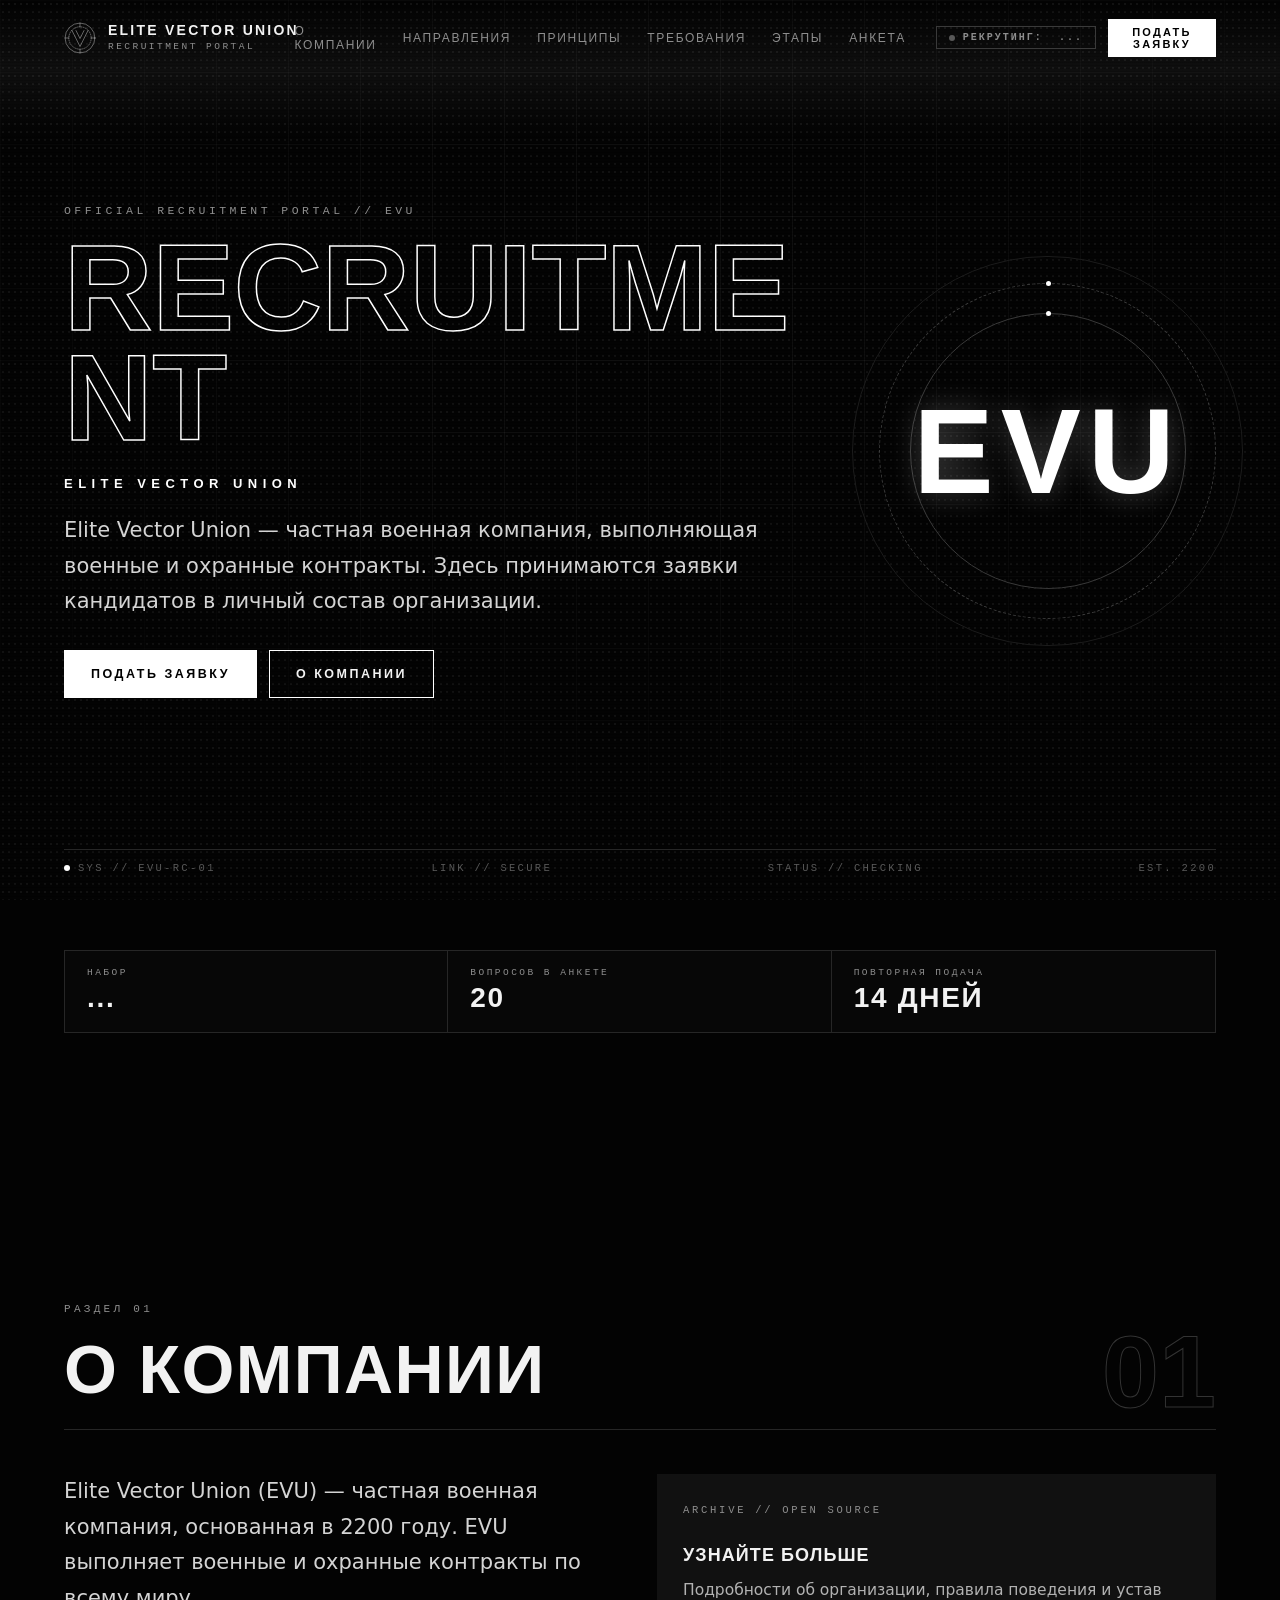
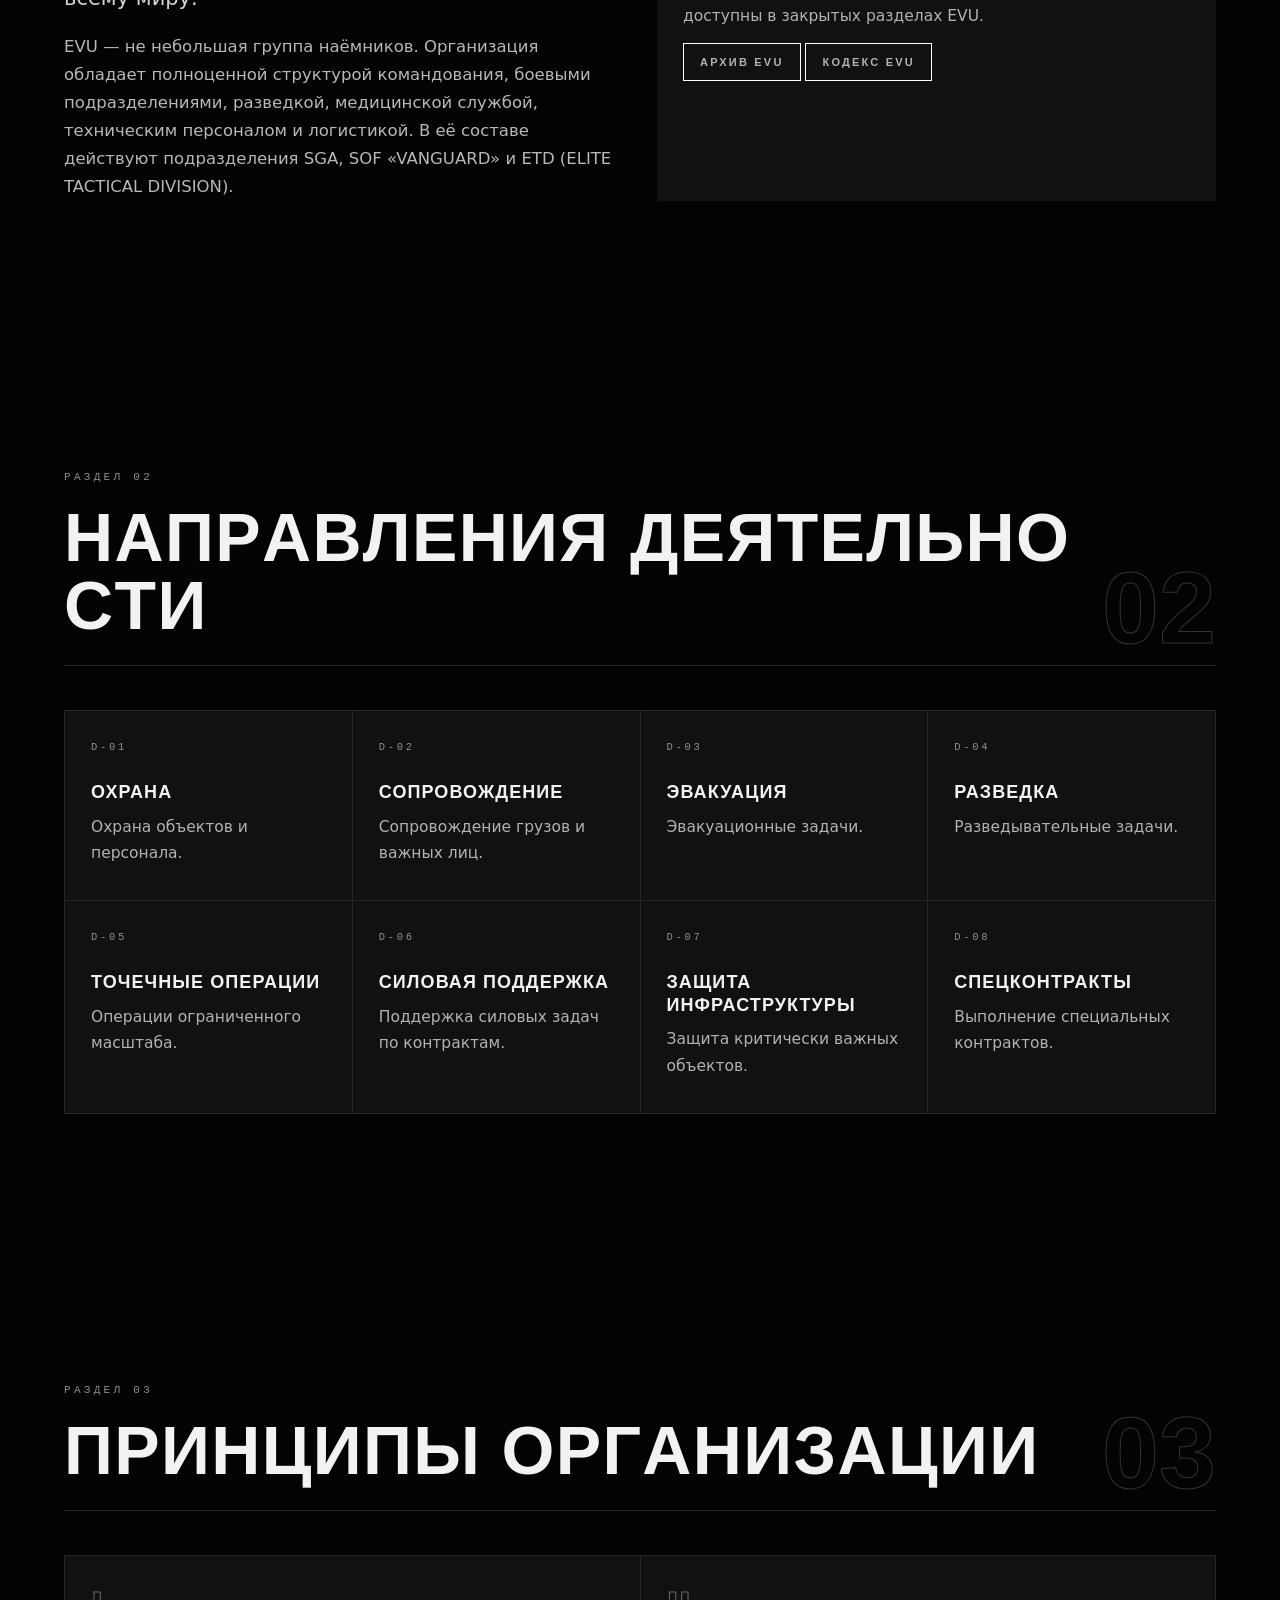
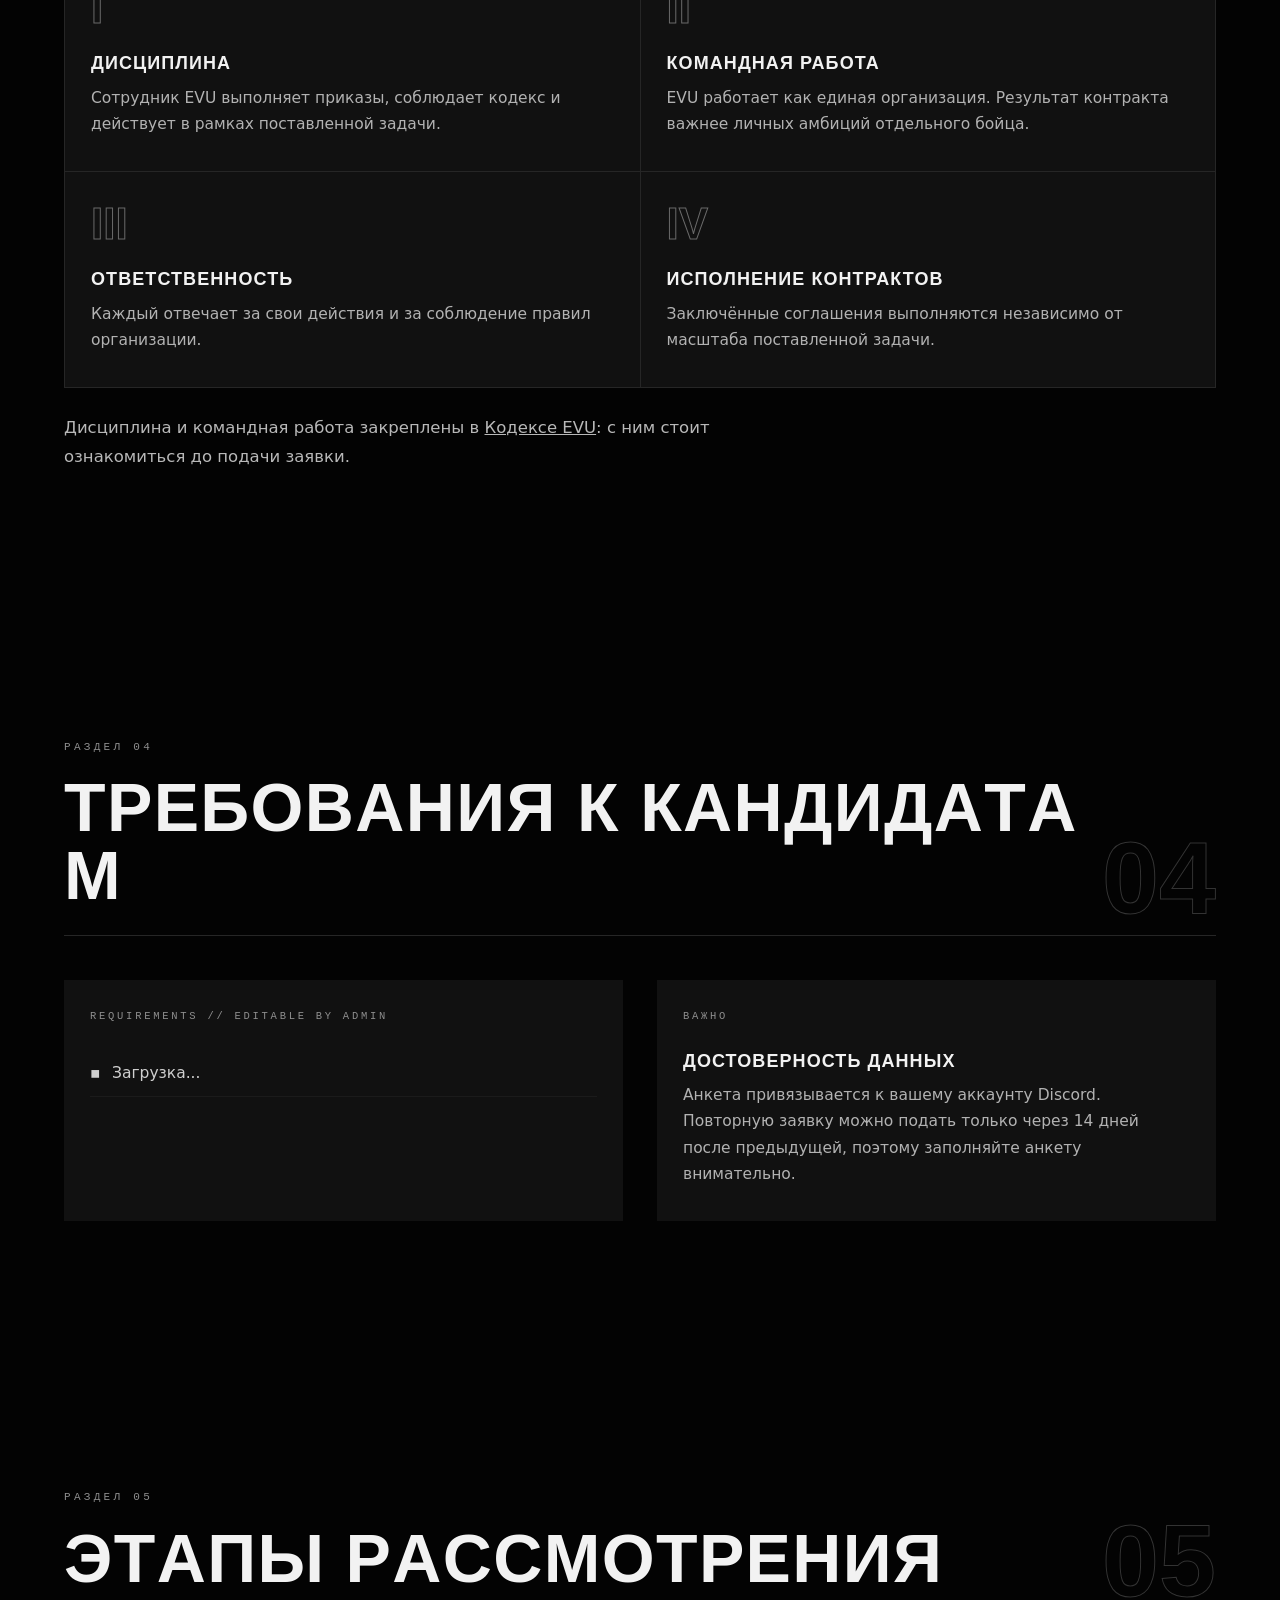
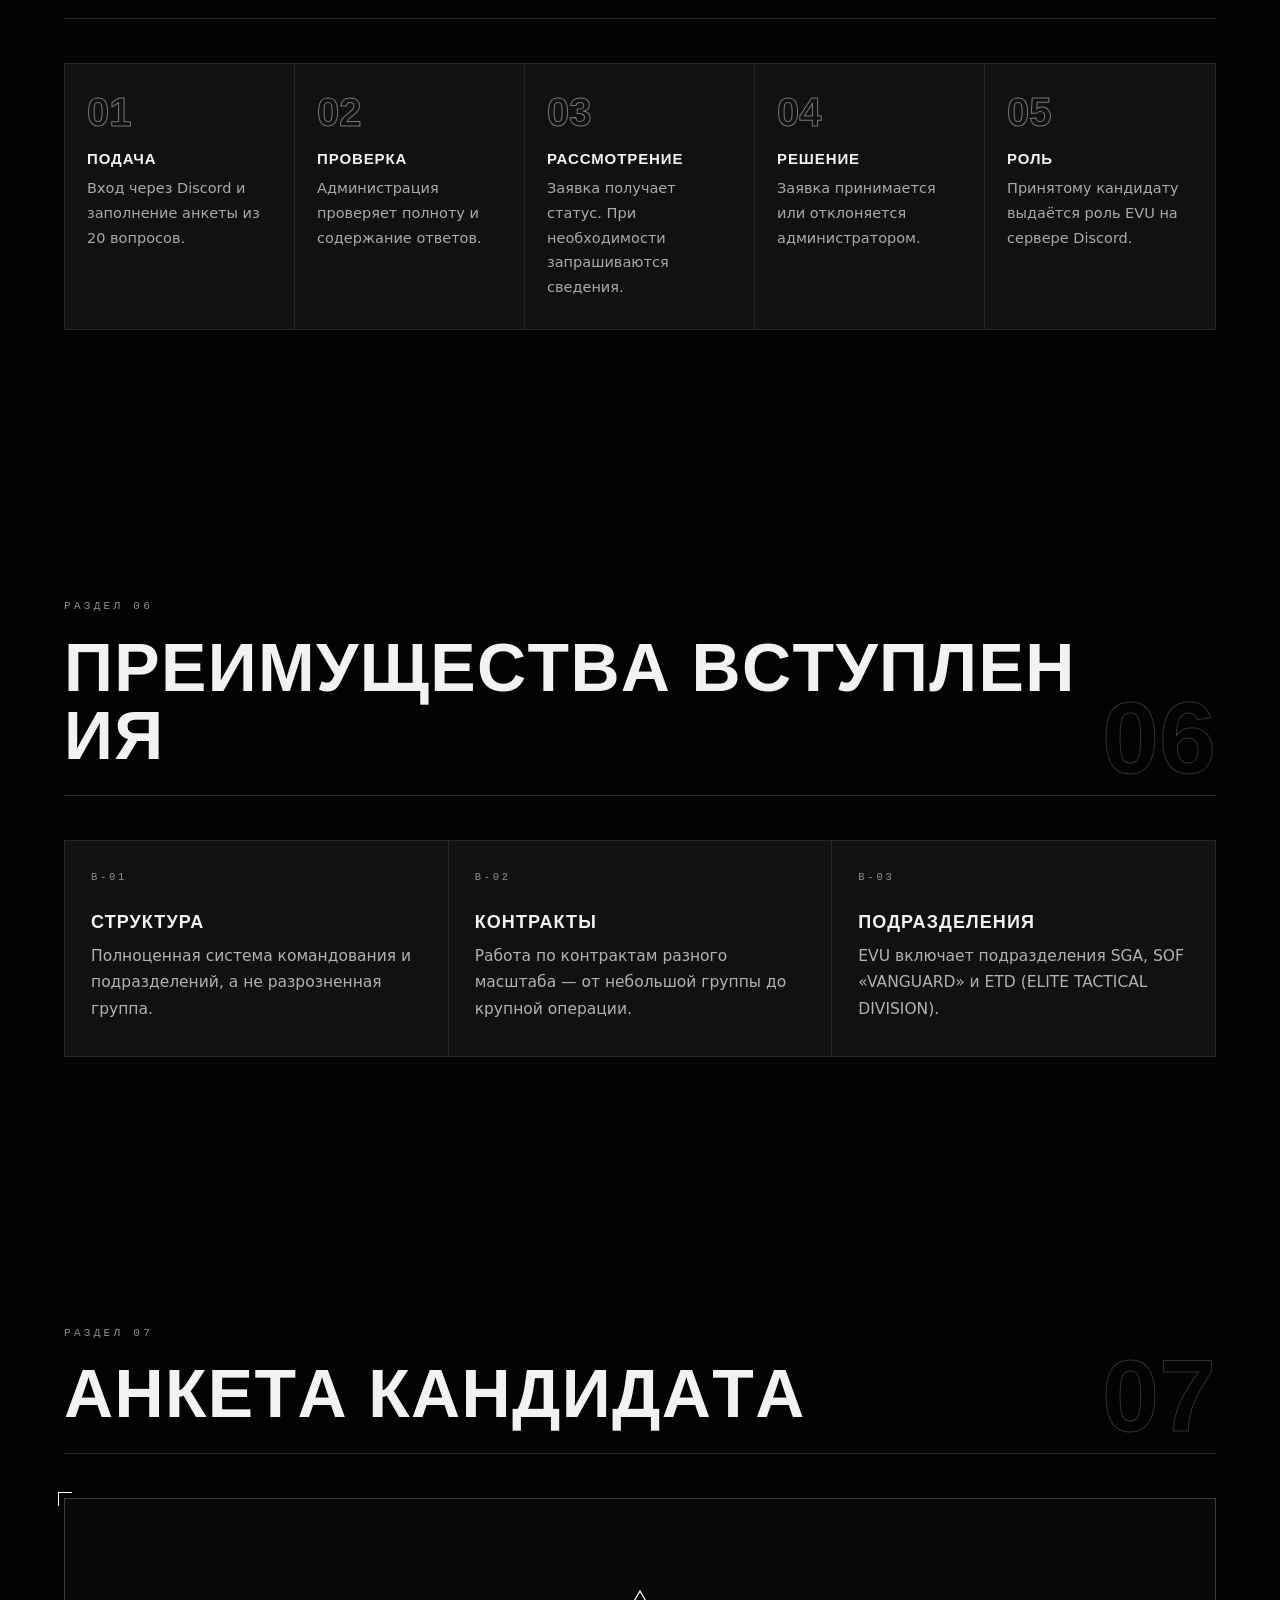
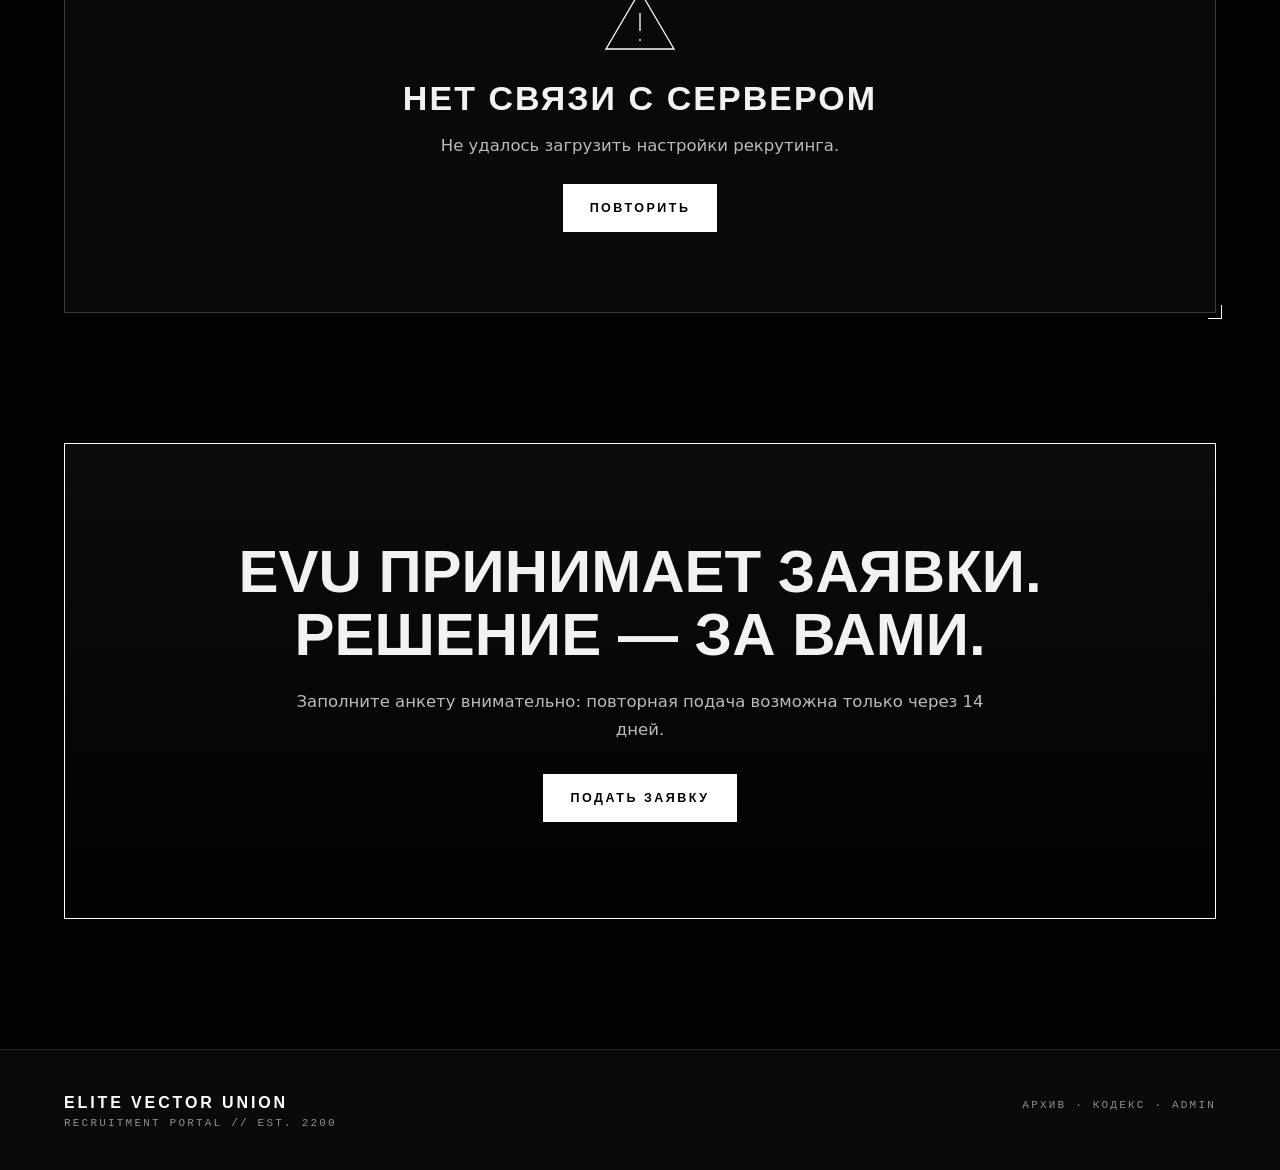
<file: index.html>
<!DOCTYPE html>
<html lang="ru">
<head>
<meta charset="utf-8">
<meta name="viewport" content="width=device-width, initial-scale=1">
<title>EVU // RECRUITMENT — Elite Vector Union</title>
<meta name="description" content="Официальный портал рекрутинга Elite Vector Union.">
<meta name="color-scheme" content="dark">
<link rel="stylesheet" href="style.css">
<noscript><style>.rv,.type .c,.hero h1 .c{opacity:1;transform:none}</style></noscript>
</head>
<body>
<svg width="0" height="0" style="position:absolute" aria-hidden="true"><symbol id="emb" viewBox="0 0 120 120" fill="none" stroke="currentColor" stroke-width="1.4" stroke-linecap="round" stroke-linejoin="round"><circle cx="60" cy="60" r="56"/><circle cx="60" cy="60" r="42" stroke-dasharray="3 5"/><path d="M30 32 L60 92 L90 32"/><path d="M45 32 L60 62 L75 32"/><path d="M60 4V18M60 102V116M4 60H18M102 60H116"/></symbol></svg>
<div id="prog" aria-hidden="true"><i></i></div>
<div class="bgfx" aria-hidden="true"><div class="g"></div><div class="n"></div><div class="s"></div></div>

<header class="nav" id="nav">
  <a class="brand" href="#top" aria-label="EVU — в начало">
    <svg viewBox="0 0 120 120" aria-hidden="true" style="color:#fff"><use href="#emb"/></svg>
    <span><b>ELITE VECTOR UNION</b><small>RECRUITMENT PORTAL</small></span>
  </a>
  <nav class="menu" id="menu" aria-label="Разделы">
    <a href="#about">О компании</a><a href="#directions">Направления</a><a href="#principles">Принципы</a><a href="#requirements">Требования</a><a href="#stages">Этапы</a><a href="#apply">Анкета</a>
  </nav>
  <div class="navr">
    <span class="pill" id="pill"><i></i><span class="t">РЕКРУТИНГ:&nbsp;</span><span id="pillT">...</span></span>
    <a class="btn solid sm" href="#apply">Подать заявку</a>
    <button class="burger" id="burger" aria-label="Меню" aria-expanded="false" aria-controls="menu"><span></span><span></span><span></span></button>
  </div>
</header>

<main>
<section id="top">
  <div class="hero">
    <div>
      <div class="k">OFFICIAL RECRUITMENT PORTAL // EVU</div>
      <h1 id="h1" aria-label="Recruitment">RECRUITMENT</h1>
      <span class="by">ELITE VECTOR UNION</span>
      <p class="lead">Elite Vector Union — частная военная компания, выполняющая военные и охранные контракты. Здесь принимаются заявки кандидатов в личный состав организации.</p>
      <div class="btns"><a class="btn solid" href="#apply">Подать заявку</a><a class="btn" href="#about">О компании</a></div>
    </div>
    <div class="logo" aria-hidden="true"><div class="r r3"></div><div class="r r1"></div><div class="r r2"></div><div class="tx" data-t="EVU">EVU</div></div>
  </div>
  <div class="tech"><span><i></i>SYS // EVU-RC-01</span><span>LINK // SECURE</span><span id="techS">STATUS // CHECKING</span><span>EST. 2200</span></div>
</section>

<section class="sec" style="padding-top:0">
  <div class="wrap"><div class="kpis rv">
    <div><small>НАБОР</small><b id="kS">...</b></div>
    <div><small>ВОПРОСОВ В АНКЕТЕ</small><b data-count="20">0</b></div>
    <div><small>ПОВТОРНАЯ ПОДАЧА</small><b><span data-count="14">0</span> ДНЕЙ</b></div>
  </div></div>
</section>

<section class="sec" id="about">
  <div class="wrap">
    <div class="sechead rv"><div><span class="tag">Раздел 01</span><h2 class="h type">О компании</h2></div><div class="no" aria-hidden="true">01</div></div>
    <div class="cols rv">
      <div>
        <p class="lead">Elite Vector Union (EVU) — частная военная компания, основанная в 2200 году. EVU выполняет военные и охранные контракты по всему миру.</p>
        <p style="margin-top:16px;color:#b8b8b8">EVU — не небольшая группа наёмников. Организация обладает полноценной структурой командования, боевыми подразделениями, разведкой, медицинской службой, техническим персоналом и логистикой. В её составе действуют подразделения SGA, SOF «VANGUARD» и ETD (ELITE TACTICAL DIVISION).</p>
      </div>
      <div class="card"><span class="ix">ARCHIVE // OPEN SOURCE</span><h3>Узнайте больше</h3><p>Подробности об организации, правила поведения и устав доступны в закрытых разделах EVU.</p><p style="margin-top:14px"><a class="btn sm" href="../index.html">Архив EVU</a> <a class="btn sm" href="../codex/index.html">Кодекс EVU</a></p></div>
    </div>
  </div>
</section>

<section class="sec" id="directions">
  <div class="wrap">
    <div class="sechead rv"><div><span class="tag">Раздел 02</span><h2 class="h type">Направления деятельности</h2></div><div class="no" aria-hidden="true">02</div></div>
    <div class="grid g4 rv">
      <div class="card"><span class="ix">D-01</span><h3>Охрана</h3><p>Охрана объектов и персонала.</p></div>
      <div class="card"><span class="ix">D-02</span><h3>Сопровождение</h3><p>Сопровождение грузов и важных лиц.</p></div>
      <div class="card"><span class="ix">D-03</span><h3>Эвакуация</h3><p>Эвакуационные задачи.</p></div>
      <div class="card"><span class="ix">D-04</span><h3>Разведка</h3><p>Разведывательные задачи.</p></div>
      <div class="card"><span class="ix">D-05</span><h3>Точечные операции</h3><p>Операции ограниченного масштаба.</p></div>
      <div class="card"><span class="ix">D-06</span><h3>Силовая поддержка</h3><p>Поддержка силовых задач по контрактам.</p></div>
      <div class="card"><span class="ix">D-07</span><h3>Защита инфраструктуры</h3><p>Защита критически важных объектов.</p></div>
      <div class="card"><span class="ix">D-08</span><h3>Спецконтракты</h3><p>Выполнение специальных контрактов.</p></div>
    </div>
  </div>
</section>

<section class="sec" id="principles">
  <div class="wrap">
    <div class="sechead rv"><div><span class="tag">Раздел 03</span><h2 class="h type">Принципы организации</h2></div><div class="no" aria-hidden="true">03</div></div>
    <div class="grid g2 rv">
      <div class="card"><span class="big">I</span><h3>Дисциплина</h3><p>Сотрудник EVU выполняет приказы, соблюдает кодекс и действует в рамках поставленной задачи.</p></div>
      <div class="card"><span class="big">II</span><h3>Командная работа</h3><p>EVU работает как единая организация. Результат контракта важнее личных амбиций отдельного бойца.</p></div>
      <div class="card"><span class="big">III</span><h3>Ответственность</h3><p>Каждый отвечает за свои действия и за соблюдение правил организации.</p></div>
      <div class="card"><span class="big">IV</span><h3>Исполнение контрактов</h3><p>Заключённые соглашения выполняются независимо от масштаба поставленной задачи.</p></div>
    </div>
    <p class="rv" style="margin-top:26px;color:#b8b8b8">Дисциплина и командная работа закреплены в <a href="../codex/index.html" style="text-decoration:underline">Кодексе EVU</a>: с ним стоит ознакомиться до подачи заявки.</p>
  </div>
</section>

<section class="sec" id="requirements">
  <div class="wrap">
    <div class="sechead rv"><div><span class="tag">Раздел 04</span><h2 class="h type">Требования к кандидатам</h2></div><div class="no" aria-hidden="true">04</div></div>
    <div class="cols rv">
      <div class="card"><span class="ix">REQUIREMENTS // EDITABLE BY ADMIN</span><ul class="list" id="reqList"><li>Загрузка...</li></ul></div>
      <div class="card"><span class="ix">ВАЖНО</span><h3>Достоверность данных</h3><p>Анкета привязывается к вашему аккаунту Discord. Повторную заявку можно подать только через 14 дней после предыдущей, поэтому заполняйте анкету внимательно.</p></div>
    </div>
  </div>
</section>

<section class="sec" id="stages">
  <div class="wrap">
    <div class="sechead rv"><div><span class="tag">Раздел 05</span><h2 class="h type">Этапы рассмотрения</h2></div><div class="no" aria-hidden="true">05</div></div>
    <div class="stages rv">
      <div class="stage"><h3>Подача</h3><p>Вход через Discord и заполнение анкеты из 20 вопросов.</p></div>
      <div class="stage"><h3>Проверка</h3><p>Администрация проверяет полноту и содержание ответов.</p></div>
      <div class="stage"><h3>Рассмотрение</h3><p>Заявка получает статус. При необходимости запрашиваются сведения.</p></div>
      <div class="stage"><h3>Решение</h3><p>Заявка принимается или отклоняется администратором.</p></div>
      <div class="stage"><h3>Роль</h3><p>Принятому кандидату выдаётся роль EVU на сервере Discord.</p></div>
    </div>
  </div>
</section>

<section class="sec" id="benefits">
  <div class="wrap">
    <div class="sechead rv"><div><span class="tag">Раздел 06</span><h2 class="h type">Преимущества вступления</h2></div><div class="no" aria-hidden="true">06</div></div>
    <div class="grid g3 rv">
      <div class="card"><span class="ix">B-01</span><h3>Структура</h3><p>Полноценная система командования и подразделений, а не разрозненная группа.</p></div>
      <div class="card"><span class="ix">B-02</span><h3>Контракты</h3><p>Работа по контрактам разного масштаба — от небольшой группы до крупной операции.</p></div>
      <div class="card"><span class="ix">B-03</span><h3>Подразделения</h3><p>EVU включает подразделения SGA, SOF «VANGUARD» и ETD (ELITE TACTICAL DIVISION).</p></div>
    </div>
  </div>
</section>

<section class="sec" id="apply">
  <div class="wrap">
    <div class="sechead rv"><div><span class="tag">Раздел 07</span><h2 class="h type">Анкета кандидата</h2></div><div class="no" aria-hidden="true">07</div></div>
    <div class="panel rv" id="appRoot" aria-live="polite"><div class="state"><div class="who">ЗАГРУЗКА СИСТЕМЫ...</div></div></div>
  </div>
</section>

<section class="sec" style="padding-top:0">
  <div class="wrap"><div class="cta rv"><h2>EVU принимает заявки.<br>Решение — за вами.</h2><p>Заполните анкету внимательно: повторная подача возможна только через 14 дней.</p><a class="btn solid" href="#apply">Подать заявку</a></div></div>
</section>
</main>

<footer class="ft"><div class="in">
  <div><b>ELITE VECTOR UNION</b>RECRUITMENT PORTAL // EST. 2200</div>
  <div><a href="../index.html">АРХИВ</a> · <a href="../codex/index.html">КОДЕКС</a> · <a href="admin.html">ADMIN</a></div>
</div></footer>
<div class="demo" id="demo" hidden>DEMO MODE // ДАННЫЕ ХРАНЯТСЯ ТОЛЬКО В ЭТОМ БРАУЗЕРЕ // ПОДКЛЮЧИТЕ SUPABASE В config.js</div>

<script src="config.js"></script>
<script src="core.js"></script>
<script>
(function () {
"use strict";
var X = EVU, $ = X.$, $$ = X.$$, esc = X.esc, api = X.api, Q = X.Q, root = $("#appRoot");
var S = null, user = null, st = null, ans = {}, step = 0, maxStep = 0, timer = null, saveT = null;

/* hero title */
(function () { var h = $("#h1"), t = h.textContent, i = 0; h.innerHTML = ""; t.split("").forEach(function (c) { var s = document.createElement("span"); s.className = "c"; s.setAttribute("aria-hidden", "true"); s.textContent = c; s.style.animationDelay = (.15 + i++ * .06) + "s"; h.appendChild(s); }); })();
if (!X.LIVE) $("#demo").hidden = false;
X.fx();

function setStatus(open) {
  var p = $("#pill"); p.classList.toggle("open", !!open); $("#pillT").textContent = open ? "ОТКРЫТ" : "ЗАКРЫТ";
  $("#kS").textContent = open ? "ОТКРЫТ" : "ЗАКРЫТ"; $("#techS").textContent = "STATUS // " + (open ? "RECRUITING OPEN" : "RECRUITING CLOSED");
}
function ico(p) { return '<svg class="ic" viewBox="0 0 84 84" aria-hidden="true">' + p + '</svg>'; }
var ICO = { lock: '<rect x="20" y="38" width="44" height="30" /><path d="M30 38V28a12 12 0 0124 0v10"/>', ok: '<circle cx="42" cy="42" r="32"/><path d="M28 43l10 10 18-22"/>', time: '<circle cx="42" cy="42" r="32"/><path d="M42 24v19l13 8"/>', warn: '<path d="M42 12L76 70H8z"/><path d="M42 34v18M42 60v2"/>', user: '<circle cx="42" cy="30" r="14"/><path d="M14 72c4-18 14-24 28-24s24 6 28 24"/>' };

async function load() {
  root.innerHTML = '<div class="state"><div class="who">СВЯЗЬ С СЕРВЕРОМ...</div></div>';
  try { await api.init(); S = await api.settings(); } catch (e) { return fail(e); }
  setStatus(S.recruitment_open);
  $("#reqList").innerHTML = String(S.rules_text || "").split("\n").map(function (l) { return l.trim(); }).filter(Boolean).map(function (l) { return "<li>" + esc(l) + "</li>"; }).join("") + (S.min_age > 0 ? "<li>Минимальный возраст: " + S.min_age + "</li>" : "");
  user = api.session("cand");
  if (!S.recruitment_open && !user) return closed(S.closed_message);
  if (!user) return gate();
  try { st = await api.status(); } catch (e) { if (e.code === "unauth") { user = null; return gate(); } return fail(e); }
  setStatus(st.open);
  if (!st.open) return closed(st.closed_message);
  if (st.locked_until) return cooldown(st.locked_until);
  draftLoad(); form();
}
function fail(e) {
  root.innerHTML = '<div class="state">' + ico(ICO.warn) + '<h3>Нет связи с сервером</h3><p>' + esc(e.message || "Не удалось загрузить данные.") + '</p><button class="btn solid" id="retry" type="button">Повторить</button></div>';
  $("#retry").onclick = load;
}
function closed(msg) {
  clearInterval(timer);
  root.innerHTML = '<div class="state">' + ico(ICO.lock) + '<div class="who">РЕКРУТИНГ // <b>ЗАКРЫТ</b></div><h3>Приём заявок закрыт</h3><p>' + esc(msg || S.closed_message) + '</p><button class="btn off" disabled type="button">Подача недоступна</button></div>';
}
function gate() {
  clearInterval(timer);
  root.innerHTML = '<div class="state">' + ico(ICO.user) + '<h3>Вход через Discord</h3><p>Анкета привязывается к вашему аккаунту Discord. Это нужно для проверки личности кандидата и ограничения повторной подачи.' + (X.LIVE ? "" : " (Демо-режим: вход имитируется.)") + '</p><button class="btn solid" id="lg" type="button">Войти через Discord</button></div>';
  $("#lg").onclick = async function () { var u = await api.login("cand"); if (u) load(); };
}
function cooldown(until) {
  clearInterval(timer);
  root.innerHTML = '<div class="state">' + ico(ICO.time) + '<div class="who">КАНДИДАТ // <b>' + esc(user.name) + '</b></div><h3>Повторная подача пока недоступна</h3><p>Вы уже отправляли заявку. Новую можно подать только через 14 дней после предыдущей.</p><div class="count" id="cd" role="timer">--</div><p class="mono" style="font-size:12px;letter-spacing:.14em;color:#8e8e8e">ДОСТУПНО С: ' + esc(X.fmtDate(until)) + '</p><p style="margin-top:20px"><button class="btn sm dim" id="lo" type="button">Выйти</button></p></div>';
  var t = new Date(until).getTime();
  function tick() { var l = t - Date.now(); $("#cd").textContent = X.fmtLeft(l); if (l <= 0) { clearInterval(timer); load(); } }
  tick(); timer = setInterval(tick, 1000);
  $("#lo").onclick = function () { api.logout("cand"); load(); };
}

/* ---------- анкета ---------- */
var DK = function () { return "evu_rc_draft_" + (user && user.discord_id); };
function draftLoad() {
  ans = {}; step = 0; maxStep = 0;
  try { var d = JSON.parse(localStorage.getItem(DK()) || "null"); if (d && d.ans) { ans = d.ans; step = Math.min(d.step || 0, X.STEPS.length - 1); maxStep = Math.min(d.maxStep || step, X.STEPS.length - 1); X.toast("Черновик восстановлен"); } } catch (e) {}
  ans.q2 = user.name;
}
function draftSave() {
  try { localStorage.setItem(DK(), JSON.stringify({ ans: ans, step: step, maxStep: maxStep, t: Date.now() })); var s = $("#saved"); if (s) s.textContent = "ЧЕРНОВИК СОХРАНЁН // " + new Date().toLocaleTimeString("ru-RU"); }
  catch (e) { var s2 = $("#saved"); if (s2) s2.textContent = "ЧЕРНОВИК НЕ СОХРАНЁН (хранилище недоступно)"; }
}
function pct() { var n = 0; Q.forEach(function (q) { if (String(ans[q.id] || "").trim()) n++; }); return Math.round(n / Q.length * 100); }
function fieldHtml(q) {
  var v = ans[q.id] || "", id = "f_" + q.id, c, hint = q.h ? '<div class="hint">' + esc(q.h) + '</div>' : "";
  if (q.t === "discord") { c = '<input class="inp" id="' + id + '" value="' + esc(user.name) + '" readonly aria-readonly="true">'; hint = '<div class="hint">Получено из вашего аккаунта Discord. ID: ' + esc(user.discord_id) + '</div>'; }
  else if (q.t === "area") c = '<textarea class="inp" id="' + id + '" maxlength="' + q.max + '" data-q="' + q.id + '">' + esc(v) + '</textarea><div class="cnt" id="c_' + q.id + '">' + v.length + ' / ' + q.max + (q.min ? ' · минимум ' + q.min : '') + '</div>';
  else if (q.t === "tz") c = '<select class="inp" id="' + id + '" data-q="' + q.id + '"><option value="">Выберите часовой пояс</option>' + X.TZ.map(function (z) { return '<option' + (z === v ? " selected" : "") + '>' + z + '</option>'; }).join("") + '</select>';
  else c = '<input class="inp" id="' + id + '" data-q="' + q.id + '" value="' + esc(v) + '" maxlength="' + q.max + '"' + (q.t === "number" ? ' inputmode="numeric" autocomplete="off"' : ' autocomplete="off"') + (q.ph ? ' placeholder="' + esc(q.ph) + '"' : "") + '>';
  return '<div class="fld" data-f="' + q.id + '"><label for="' + id + '"><span>' + esc(q.l) + '</span><em>' + (q.req ? "ОБЯЗАТЕЛЬНО" : "НЕОБЯЗАТЕЛЬНО") + '</em></label>' + hint + c + '<div class="err" id="e_' + q.id + '" role="alert"></div></div>';
}
function form() {
  clearInterval(timer); var last = step === X.STEPS.length - 1, sp = X.STEPS[step];
  root.innerHTML = '<div class="apply"><div class="steps" role="list">' + X.STEPS.map(function (s, i) { return '<button type="button" class="stp ' + (i === step ? "cur" : i <= maxStep && i < step || i < maxStep ? "done" : "") + '" data-s="' + i + '" role="listitem" ' + (i === step ? 'aria-current="step"' : "") + '><b>' + (i + 1) + '</b><span>' + esc(s.t) + '</span></button>'; }).join("") + '</div>' +
    '<div class="form"><div class="fhead"><div><small>ЭТАП ' + (step + 1) + ' ИЗ ' + X.STEPS.length + ' // ' + esc(user.name) + '</small><h3>' + esc(sp.t) + '</h3></div><button class="btn sm dim" id="lo" type="button">Выйти</button></div>' +
    '<div class="pbar" role="progressbar" aria-valuemin="0" aria-valuemax="100" aria-valuenow="' + pct() + '"><i id="pb" style="width:0"></i></div><div class="pmeta"><span>' + esc(sp.d) + '</span><span id="pp">ЗАПОЛНЕНО: ' + pct() + '%</span></div>' +
    '<div class="fields" id="fields">' + Q.filter(function (q) { return q.s === step; }).map(fieldHtml).join("") + '</div>' +
    '<div class="fnav"><button class="btn dim" id="bk" type="button"' + (step === 0 ? " disabled" : "") + '>Назад</button><span class="saved" id="saved">ЧЕРНОВИК СОХРАНЯЕТСЯ АВТОМАТИЧЕСКИ</span><button class="btn solid" id="nx" type="button">' + (last ? "Отправить заявку" : "Далее") + '</button></div></div></div>';
  requestAnimationFrame(function () { var p = $("#pb"); if (p) p.style.width = pct() + "%"; });
  $("#lo").onclick = function () { api.logout("cand"); load(); };
  $("#bk").onclick = function () { if (step > 0) { step--; draftSave(); form(); scrollTop(); } };
  $("#nx").onclick = last ? submit : next;
  $$(".stp").forEach(function (b) { b.onclick = function () { var i = +b.dataset.s; if (i <= maxStep && i !== step) { step = i; draftSave(); form(); scrollTop(); } }; });
  var f = $("#fields"); f.addEventListener("input", onIn); f.addEventListener("change", onIn);
}
function scrollTop() { $("#apply").scrollIntoView({ behavior: X.reduce ? "auto" : "smooth" }); }
function onIn(e) {
  var el = e.target, id = el.dataset && el.dataset.q; if (!id) return;
  ans[id] = el.value; var q = Q.filter(function (x) { return x.id === id; })[0];
  if (q.t === "area") { var c = $("#c_" + id); if (c) c.textContent = el.value.length + " / " + q.max + (q.min ? " · минимум " + q.min : ""); }
  var fl = el.closest(".fld"); if (fl.classList.contains("bad")) { var er = X.validate(ans, S.min_age)[id]; show(id, er); }
  $("#pp").textContent = "ЗАПОЛНЕНО: " + pct() + "%"; $("#pb").style.width = pct() + "%";
  clearTimeout(saveT); saveT = setTimeout(draftSave, 450);
}
function show(id, msg) {
  var f = $('[data-f="' + id + '"]'); if (!f) return; var e = $("#e_" + id), inp = $("#f_" + id);
  f.classList.toggle("bad", !!msg); e.textContent = msg || ""; if (inp) inp.setAttribute("aria-invalid", msg ? "true" : "false");
}
function stepErrors(i, all) {
  var er = X.validate(ans, S.min_age), out = {}; Q.forEach(function (q) { if ((all || q.s === i) && er[q.id]) out[q.id] = er[q.id]; }); return out;
}
function showStep(er) { var first = null; Q.filter(function (q) { return q.s === step; }).forEach(function (q) { show(q.id, er[q.id]); if (er[q.id] && !first) first = q.id; }); if (first) { var el = $("#f_" + first); if (el) el.focus(); } return !!first; }
function next() { var er = stepErrors(step); if (showStep(er)) { X.toast("Исправьте отмеченные поля.", true); return; } step++; maxStep = Math.max(maxStep, step); draftSave(); form(); scrollTop(); }

async function submit() {
  var er = stepErrors(step); if (showStep(er)) { X.toast("Исправьте отмеченные поля.", true); return; }
  var all = stepErrors(0, true), keys = Object.keys(all);
  if (keys.length) { var q = Q.filter(function (x) { return x.id === keys[0]; })[0]; step = q.s; maxStep = Math.max(maxStep, step); form(); showStep(all); X.toast("В анкете есть незаполненные или некорректные поля.", true); return; }
  var ok = await X.confirmBox("Отправить заявку?", "После отправки изменить анкету нельзя, а повторная подача станет доступна только через 14 дней.", "Отправить");
  if (!ok) return;
  var ov = document.createElement("div"); ov.className = "sending"; ov.innerHTML = '<div class="ring"></div><div class="ph" id="ph">ПОДГОТОВКА ДАННЫХ</div><div class="sb"><i id="sbi"></i></div>'; document.body.appendChild(ov); document.body.classList.add("lock");
  requestAnimationFrame(function () { ov.classList.add("show"); });
  var ph = ["ПОДГОТОВКА ДАННЫХ", "ШИФРОВАНИЕ КАНАЛА", "ПЕРЕДАЧА ЗАЯВКИ", "ОЖИДАНИЕ ПОДТВЕРЖДЕНИЯ"], pi = 0, pt = setInterval(function () { pi = Math.min(pi + 1, ph.length - 1); $("#ph").textContent = ph[pi]; $("#sbi").style.width = (pi + 1) / ph.length * 100 + "%"; }, 700);
  setTimeout(function () { $("#sbi").style.width = "20%"; }, 30);
  function end() { clearInterval(pt); ov.classList.remove("show"); setTimeout(function () { ov.remove(); if (!$(".ov")) document.body.classList.remove("lock"); }, 300); }
  try {
    var r = await api.submit(ans); end();
    try { localStorage.removeItem(DK()); } catch (e) {}
    done(r);
  } catch (e) {
    end();
    if (e.code === "locked") { user && cooldown(e.data && e.data.locked_until || new Date(Date.now() + 14 * 864e5).toISOString()); return; }
    if (e.code === "closed") { setStatus(false); closed(e.data && e.data.message); return; }
    if (e.code === "unauth") { X.toast(e.message, true); user = null; gate(); return; }
    if (e.code === "validation" && e.data && e.data.errors) { var k = Object.keys(e.data.errors)[0], qq = Q.filter(function (x) { return x.id === k; })[0]; if (qq) { step = qq.s; form(); showStep(e.data.errors); } X.toast("Сервер отклонил часть ответов. Проверьте поля.", true); return; }
    var again = await X.modal({ title: "Не удалось отправить заявку", html: "<p>" + esc(e.message || "Ошибка соединения.") + "</p><p style='margin-top:10px;color:#8e8e8e'>Ваши ответы сохранены в черновике.</p>", buttons: [{ label: "Закрыть", value: false }, { label: "Повторить", cls: "solid", value: true }] });
    if (again) submit();
  }
}
function done(r) {
  clearInterval(timer);
  root.innerHTML = '<div class="state">' + ico(ICO.ok) + '<div class="who">ЗАЯВКА // <b>#' + esc(String(r.id || "").slice(0, 8).toUpperCase()) + '</b></div><h3>Заявка отправлена</h3><p>' + esc(S.success_message) + '</p><p class="mono" style="font-size:12px;letter-spacing:.14em;color:#8e8e8e">ПОВТОРНАЯ ПОДАЧА ДОСТУПНА ЧЕРЕЗ 14 ДНЕЙ</p></div>';
  scrollTop();
}
load();
})();
</script>
</body>
</html>
</file>
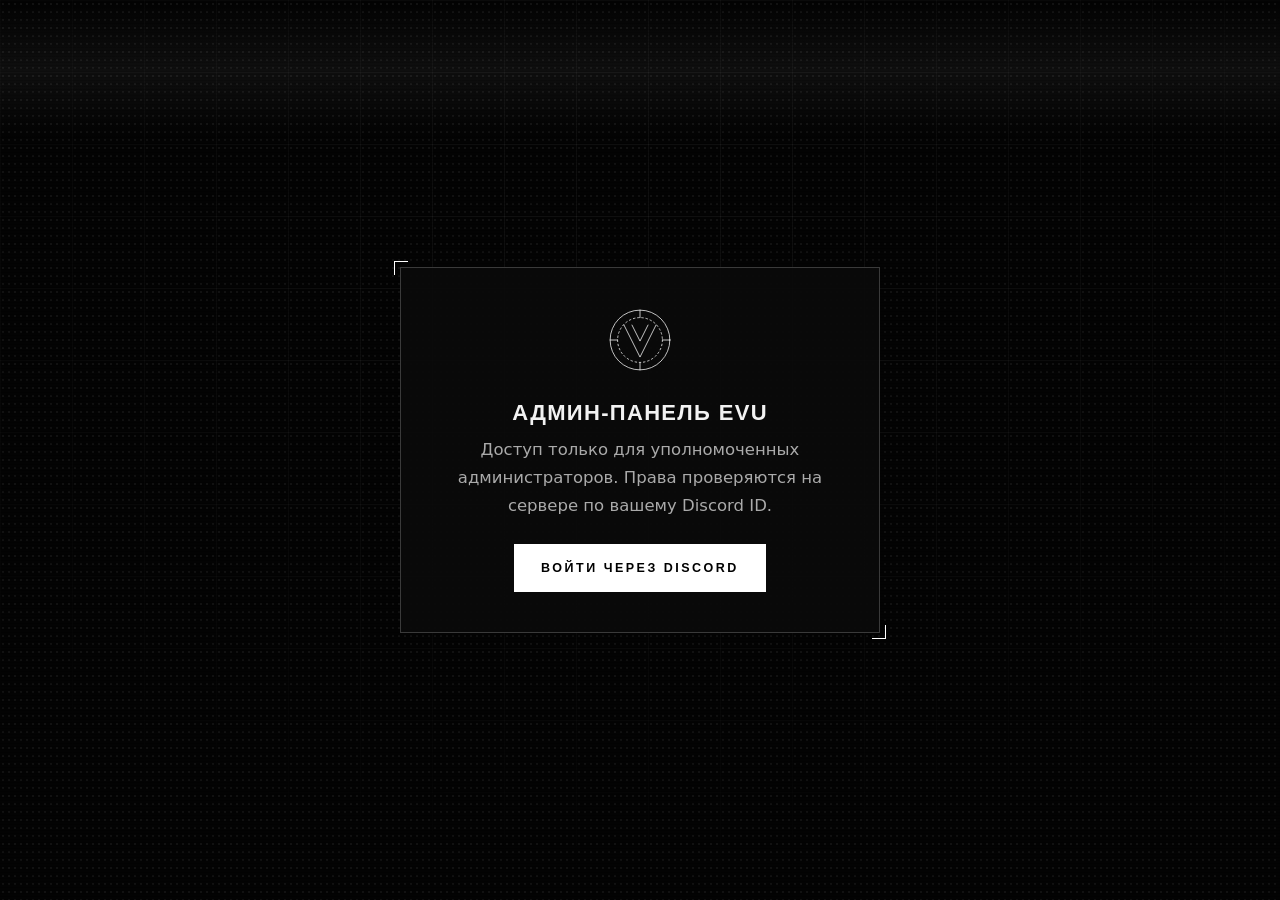
<file: admin.html>
<!DOCTYPE html>
<html lang="ru">
<head>
<meta charset="utf-8">
<meta name="viewport" content="width=device-width, initial-scale=1">
<title>EVU // RECRUITMENT ADMIN</title>
<meta name="robots" content="noindex,nofollow">
<meta name="color-scheme" content="dark">
<link rel="stylesheet" href="style.css">
</head>
<body>
<svg width="0" height="0" style="position:absolute" aria-hidden="true"><symbol id="emb" viewBox="0 0 120 120" fill="none" stroke="currentColor" stroke-width="1.4" stroke-linecap="round" stroke-linejoin="round"><circle cx="60" cy="60" r="56"/><circle cx="60" cy="60" r="42" stroke-dasharray="3 5"/><path d="M30 32 L60 92 L90 32"/><path d="M45 32 L60 62 L75 32"/><path d="M60 4V18M60 102V116M4 60H18M102 60H116"/></symbol></svg>
<div class="bgfx" aria-hidden="true"><div class="g"></div><div class="n"></div><div class="s"></div></div>

<div class="alogin" id="gate">
  <div class="panel" id="gateBox"><div class="who">ЗАГРУЗКА...</div></div>
</div>

<div class="shell" id="shell" hidden>
  <aside class="side">
    <a class="brand" href="index.html"><svg viewBox="0 0 120 120" aria-hidden="true" style="color:#fff"><use href="#emb"/></svg><span><b>EVU // ADMIN</b><small>RECRUITMENT CONTROL</small></span></a>
    <nav class="tabs" id="tabs" aria-label="Разделы панели">
      <button class="tab on" data-t="overview" type="button">Обзор</button>
      <button class="tab" data-t="apps" type="button">Заявки <span class="bd" id="newBd" hidden>0</span></button>
      <button class="tab" data-t="logs" type="button">Журнал</button>
      <button class="tab" data-t="settings" type="button">Настройки</button>
    </nav>
    <div class="me"><span>ВЫ ВОШЛИ КАК</span><b id="meName">—</b><span id="meRole">—</span><br><button class="btn sm dim" id="logout" type="button" style="margin-top:10px">Выйти</button></div>
  </aside>
  <div class="mainc">
    <div class="top"><h1 id="vt">Обзор</h1><div style="display:flex;gap:10px;align-items:center;flex-wrap:wrap"><span class="pill" id="pill"><i></i><span id="pillT">...</span></span><button class="btn sm" id="refresh" type="button">Обновить</button></div></div>
    <div class="view" id="view"></div>
  </div>
</div>
<div class="demo" id="demo" hidden>DEMO MODE // ДАННЫЕ ТОЛЬКО В ЭТОМ БРАУЗЕРЕ // РЕАЛЬНЫЕ ПРАВА, DISCORD И БАЗА ПОДКЛЮЧАЮТСЯ ЧЕРЕЗ SUPABASE</div>

<script src="config.js"></script>
<script src="core.js"></script>
<script>
(function () {
"use strict";
var X = EVU, $ = X.$, $$ = X.$$, esc = X.esc, api = X.api, ST = X.ST;
var RANK = { viewer: 1, reviewer: 2, owner: 3 }, me = null, tab = "overview", apps = [], F = { q: "", st: "all", sort: "desc" }, SEL = {}, settings = null;
if (!X.LIVE) $("#demo").hidden = false;
var rk = function () { return RANK[me && me.role] || 0; };
var can = function (n) { return rk() >= n; };
function er(e) { X.toast(e && e.message || "Ошибка", true); }
function setPill(open) { $("#pill").classList.toggle("open", !!open); $("#pillT").textContent = "РЕКРУТИНГ: " + (open ? "ОТКРЫТ" : "ЗАКРЫТ"); }
var ACT = { status: "Изменён статус", note: "Добавлена заметка", role: "Выдача роли Discord", role_retry: "Повтор выдачи роли", delete: "Удаление заявок", import: "Импорт заявок", settings: "Изменены настройки", submit: "Подана заявка", notify_error: "Ошибка уведомления" };
var RS = { none: "—", granted: "ВЫДАНА", failed: "ОШИБКА", pending: "ОЖИДАНИЕ" };
var bdg = function (s) { return '<span class="bdg ' + esc(s) + '">' + esc(ST[s] || s) + "</span>"; };
function logLine(l) {
  var d = l.details || {}, t = "";
  if (l.action === "status") t = (ST[d.from] || d.from || "?") + " → " + (ST[d.to] || d.to) + (d.note ? " · «" + d.note + "»" : "");
  else if (l.action === "role" || l.action === "role_retry") t = d.ok ? "успешно" + (d.demo ? " (демо)" : "") : "ошибка: " + (d.error || "");
  else if (l.action === "delete") t = "удалено: " + d.count; else if (l.action === "import") t = "импортировано: " + d.imported + ", пропущено: " + d.skipped;
  else if (l.action === "settings") t = "набор: " + (d.open ? "открыт" : "закрыт") + (d.toggled ? " (переключён)" : "");
  else if (d && Object.keys(d).length) t = JSON.stringify(d).slice(0, 140);
  return '<b>' + esc(ACT[l.action] || l.action) + '</b> · ' + esc(l.admin_name || "—") + (t ? " · " + esc(t) : "");
}

/* ---------- вход ---------- */
function gateBox(html) { $("#gateBox").innerHTML = html; }
function showGate() {
  $("#shell").hidden = true; $("#gate").hidden = false;
  gateBox('<svg viewBox="0 0 120 120" style="width:64px;height:64px;color:#fff;margin-bottom:18px" aria-hidden="true"><use href="#emb"/></svg><h3 style="font-size:22px;margin-bottom:10px">Админ-панель EVU</h3><p style="margin:0 auto 24px;color:#aaa">Доступ только для уполномоченных администраторов. Права проверяются на сервере по вашему Discord ID.</p><button class="btn solid" id="lg" type="button">Войти через Discord</button>');
  $("#lg").onclick = async function () { var u = await api.login("admin"); if (u) boot(); };
}
function denied(msg) {
  $("#shell").hidden = true; $("#gate").hidden = false;
  gateBox('<h3 style="font-size:22px;margin-bottom:10px">Доступ запрещён</h3><p style="margin:0 auto 24px;color:#aaa">' + esc(msg || "Ваш аккаунт не входит в список администраторов EVU.") + '</p><button class="btn" id="lo" type="button">Выйти</button>');
  $("#lo").onclick = function () { api.logout("admin"); showGate(); };
}
async function boot() {
  try { await api.init(); } catch (e) {}
  if (!api.session("admin")) return showGate();
  try { me = await api.admin("me"); }
  catch (e) { if (e.code === "unauth") return showGate(); if (e.status === 403 || e.code === "forbidden") return denied(e.message); gateBox('<h3>Нет связи с сервером</h3><p style="margin:12px auto 22px;color:#aaa">' + esc(e.message) + '</p><button class="btn solid" id="rt" type="button">Повторить</button>'); $("#rt").onclick = boot; return; }
  $("#gate").hidden = true; $("#shell").hidden = false;
  $("#meName").textContent = me.name; $("#meRole").textContent = "РОЛЬ // " + String(me.role).toUpperCase();
  go(location.hash.slice(1) || "overview");
}
$("#logout").onclick = function () { api.logout("admin"); me = null; showGate(); };
$("#tabs").onclick = function (e) { var b = e.target.closest(".tab"); if (b) go(b.dataset.t); };
$("#refresh").onclick = function () { go(tab, true); };

var TT = { overview: "Обзор", apps: "Заявки", logs: "Журнал", settings: "Настройки" };
function go(t) {
  if (!TT[t]) t = "overview"; tab = t; history.replaceState(null, "", "#" + t);
  $$(".tab").forEach(function (b) { b.classList.toggle("on", b.dataset.t === t); }); $("#vt").textContent = TT[t];
  var v = $("#view"); v.classList.remove("view"); void v.offsetWidth; v.classList.add("view");
  v.innerHTML = '<div class="box"><div class="skl" style="width:60%"></div><div class="skl"></div><div class="skl" style="width:80%"></div><div class="skl" style="width:40%"></div></div>';
  ({ overview: vOverview, apps: vApps, logs: vLogs, settings: vSettings })[t]().catch(function (e) { if (e.code === "unauth") { showGate(); return; } v.innerHTML = '<div class="box empty">' + esc(e.message) + '<br><br><button class="btn sm" id="rr" type="button">Повторить</button></div>'; $("#rr").onclick = function () { go(t); }; });
}
function setNew(n) { var b = $("#newBd"); b.textContent = n; b.hidden = !n; }

/* ---------- обзор ---------- */
async function vOverview() {
  var d = await api.admin("dashboard"), c = d.counts; setPill(d.open); setNew(c.new);
  var max = Math.max.apply(null, d.series.map(function (s) { return s.n; }).concat([1]));
  var cards = [["ВСЕГО", c.total], ["НОВЫЕ", c.new], ["НА РАССМОТРЕНИИ", c.review], ["ПРИНЯТО", c.accepted], ["ОТКЛОНЕНО", c.rejected], ["НУЖНА ИНФОРМАЦИЯ", c.info]];
  $("#view").innerHTML = '<div class="sg">' + cards.map(function (x) { return '<div class="sc2"><small>' + x[0] + '</small><b data-count="' + x[1] + '">0</b></div>'; }).join("") + '<div class="sc2"><small>РЕКРУТИНГ</small><b style="font-size:24px;padding-top:6px;display:block">' + (d.open ? "ОТКРЫТ" : "ЗАКРЫТ") + '</b></div></div>' +
    '<div class="two"><div class="box"><h3>ЗАЯВКИ ЗА 14 ДНЕЙ</h3><div class="chart" role="img" aria-label="График заявок за 14 дней">' + d.series.map(function (s, i) { return '<i title="' + esc(s.day) + ': ' + s.n + '" style="height:' + Math.max(2, s.n / max * 100) + '%;animation-delay:' + i * 40 + 'ms"></i>'; }).join("") + '</div><div class="cl">' + d.series.map(function (s) { return "<span>" + s.day.slice(8) + "</span>"; }).join("") + '</div></div>' +
    '<div class="box"><h3>РАСПРЕДЕЛЕНИЕ ПО СТАТУСАМ</h3><div class="dist">' + Object.keys(ST).map(function (k) { return '<div><span>' + esc(ST[k]).toUpperCase() + '</span><s><i data-w="' + (c.total ? c[k] / c.total * 100 : 0) + '"></i></s><span>' + c[k] + '</span></div>'; }).join("") + '</div></div></div>' +
    '<div class="two"><div class="box"><h3>ПОСЛЕДНИЕ ЗАЯВКИ</h3>' + (d.recent.length ? d.recent.map(function (a) { return '<div class="row click" tabindex="0" data-open="' + esc(a.id) + '"><span>' + esc(a.roblox) + ' <small>' + esc(a.discord_name) + '</small></span>' + bdg(a.status) + '</div>'; }).join("") : '<div class="empty">Заявок пока нет</div>') + '</div>' +
    '<div class="box"><h3>ПОСЛЕДНИЕ ДЕЙСТВИЯ</h3>' + (d.logs.length ? d.logs.map(function (l) { return '<div class="row"><span>' + logLine(l) + '</span><small>' + esc(X.fmtDate(l.created_at)) + '</small></div>'; }).join("") : '<div class="empty">Действий пока нет</div>') + '</div></div>';
  $$("[data-count]").forEach(X.count);
  requestAnimationFrame(function () { $$(".dist i").forEach(function (i) { i.style.width = i.dataset.w + "%"; }); });
  $$("[data-open]").forEach(function (r) { r.onclick = function () { openApp(r.dataset.open); }; r.onkeydown = function (e) { if (e.key === "Enter") openApp(r.dataset.open); }; });
}

/* ---------- заявки ---------- */
async function vApps() {
  var r = await api.admin("list"); apps = r.items || []; setNew(apps.filter(function (a) { return a.status === "new"; }).length);
  $("#view").innerHTML = '<div class="tools"><input class="inp grow" id="q" type="search" placeholder="Поиск по Roblox и Discord" aria-label="Поиск" value="' + esc(F.q) + '"><select class="inp" id="fs" aria-label="Статус"><option value="all">Все статусы</option>' + Object.keys(ST).map(function (k) { return '<option value="' + k + '"' + (F.st === k ? " selected" : "") + ">" + ST[k] + "</option>"; }).join("") + '</select><select class="inp" id="so" aria-label="Сортировка"><option value="desc"' + (F.sort === "desc" ? " selected" : "") + '>Сначала новые</option><option value="asc"' + (F.sort === "asc" ? " selected" : "") + '>Сначала старые</option></select></div>' +
    '<div class="tools"><button class="btn sm" id="ecsv" type="button">Экспорт CSV</button><button class="btn sm" id="ejson" type="button">Экспорт JSON</button>' + (can(3) ? '<button class="btn sm" id="imp" type="button">Импорт JSON</button>' : "") + '<span class="mono" id="cnt" style="font-size:11px;letter-spacing:.14em;color:#8e8e8e;margin-left:auto"></span></div><div id="bulk"></div><div class="tw" id="tbl"></div>';
  $("#q").oninput = function () { F.q = this.value; draw(); }; $("#fs").onchange = function () { F.st = this.value; draw(); }; $("#so").onchange = function () { F.sort = this.value; draw(); };
  $("#ecsv").onclick = function () { exp("csv"); }; $("#ejson").onclick = function () { exp("json"); }; if ($("#imp")) $("#imp").onclick = importM;
  draw();
}
function filtered() {
  var q = F.q.trim().toLowerCase();
  return apps.filter(function (a) { return (F.st === "all" || a.status === F.st) && (!q || (a.roblox + " " + a.discord_name + " " + a.discord_id).toLowerCase().indexOf(q) >= 0); })
    .sort(function (a, b) { return F.sort === "desc" ? (a.created_at < b.created_at ? 1 : -1) : (a.created_at > b.created_at ? 1 : -1); });
}
function draw() {
  var list = filtered(), n = Object.keys(SEL).filter(function (k) { return apps.some(function (a) { return a.id === k; }); });
  $("#cnt").textContent = "ПОКАЗАНО: " + list.length + " ИЗ " + apps.length;
  var t = $("#tbl");
  if (!list.length) { t.innerHTML = '<div class="empty">' + (apps.length ? "По вашему запросу заявок не найдено." : "Заявок пока нет.") + "</div>"; }
  else t.innerHTML = '<table><thead><tr><th class="chk"><input type="checkbox" id="all" aria-label="Выбрать все"' + (list.every(function (a) { return SEL[a.id]; }) ? " checked" : "") + '></th><th>Дата</th><th>Roblox</th><th>Discord</th><th>Статус</th><th>Роль</th><th>Оценка</th></tr></thead><tbody>' +
    list.map(function (a) { var s = X.score(a.answers); return '<tr tabindex="0" data-id="' + esc(a.id) + '"><td class="chk"><input type="checkbox" data-sel="' + esc(a.id) + '" aria-label="Выбрать"' + (SEL[a.id] ? " checked" : "") + '></td><td>' + esc(X.fmtDate(a.created_at)) + '</td><td>' + esc(a.roblox) + '</td><td>' + esc(a.discord_name) + '</td><td>' + bdg(a.status) + '</td><td class="mono" style="font-size:11px">' + (RS[a.role_status] || "—") + '</td><td class="mono" style="font-size:12px">' + s.comp + "% / " + s.content + "%" + (s.flags.length ? " ⚑" + s.flags.length : "") + "</td></tr>"; }).join("") + "</tbody></table>";
  var b = $("#bulk");
  b.innerHTML = n.length ? '<div class="bulk"><span>ВЫБРАНО: ' + n.length + '</span>' + (can(2) ? '<button class="btn sm" id="bst" type="button">Сменить статус</button>' : "") + (can(3) ? '<button class="btn sm dim" id="bdel" type="button">Удалить</button>' : "") + '<button class="btn sm dim" id="bclr" type="button">Снять выбор</button></div>' : "";
  if (n.length) { if ($("#bst")) $("#bst").onclick = bulkStatus; if ($("#bdel")) $("#bdel").onclick = bulkDel; $("#bclr").onclick = function () { SEL = {}; draw(); }; }
  var all = $("#all"); if (all) all.onchange = function () { list.forEach(function (a) { if (all.checked) SEL[a.id] = 1; else delete SEL[a.id]; }); draw(); };
  $$("[data-sel]", t).forEach(function (c) { c.onclick = function (e) { e.stopPropagation(); if (c.checked) SEL[c.dataset.sel] = 1; else delete SEL[c.dataset.sel]; draw(); }; });
  $$("tbody tr", t).forEach(function (r) { r.onclick = function () { openApp(r.dataset.id); }; r.onkeydown = function (e) { if (e.key === "Enter") openApp(r.dataset.id); }; });
}
function selIds() { return Object.keys(SEL).filter(function (k) { return apps.some(function (a) { return a.id === k; }); }); }
async function bulkStatus() {
  var ids = selIds();
  var v = await X.modal({ title: "Сменить статус (" + ids.length + ")", html: '<div class="fld"><label for="bs">Новый статус</label><select class="inp" id="bs">' + Object.keys(ST).map(function (k) { return '<option value="' + k + '">' + ST[k] + "</option>"; }).join("") + '</select></div><p style="margin-top:12px;color:#8e8e8e;font-size:14px">Для статуса «Принята» система попытается выдать роль EVU каждому кандидату.</p>', buttons: [{ label: "Отмена", value: null }, { label: "Применить", cls: "solid", onClick: function (el) { return $("#bs", el).value; } }] });
  if (!v) return;
  try { var r = await api.admin("bulk_status", { ids: ids, status: v }); SEL = {}; var bad = (r.results || []).filter(function (x) { return x.role_status === "failed"; }).length; X.toast("Статус изменён у " + ids.length + " заявок." + (bad ? " Ошибок выдачи роли: " + bad : "")); if (bad) X.toast("Откройте заявку и повторите выдачу роли.", true); go("apps"); } catch (e) { er(e); }
}
async function bulkDel() {
  var ids = selIds(); if (!await X.confirmBox("Удалить заявки?", "Будет безвозвратно удалено заявок: " + ids.length + ". Ограничение на повторную подачу у кандидатов сохранится.", "Удалить")) return;
  try { await api.admin("delete", { ids: ids }); SEL = {}; X.toast("Удалено заявок: " + ids.length); go("apps"); } catch (e) { er(e); }
}
function dl(name, type, text) { var a = document.createElement("a"); a.href = URL.createObjectURL(new Blob([text], { type: type })); a.download = name; document.body.appendChild(a); a.click(); setTimeout(function () { URL.revokeObjectURL(a.href); a.remove(); }, 500); }
function exp(kind) {
  var ids = selIds(), list = ids.length ? apps.filter(function (a) { return SEL[a.id]; }) : filtered();
  if (!list.length) { X.toast("Нет заявок для экспорта.", true); return; }
  var stamp = new Date().toISOString().slice(0, 10);
  if (kind === "json") { dl("evu-applications-" + stamp + ".json", "application/json", JSON.stringify(list, null, 2)); X.toast("Экспортировано заявок: " + list.length); return; }
  var cell = function (v) { v = String(v == null ? "" : v); if (/^[=+\-@\t\r]/.test(v)) v = "'" + v; return '"' + v.replace(/"/g, '""') + '"'; };
  var head = ["id", "created_at", "status", "roblox", "discord_id", "discord_name"].concat(X.QSORT.map(function (q) { return "Q" + X.QN(q) + " " + q.l; }));
  var rows = list.map(function (a) { return [a.id, a.created_at, ST[a.status], a.roblox, a.discord_id, a.discord_name].concat(X.QSORT.map(function (q) { return a.answers[q.id]; })).map(cell).join(","); });
  dl("evu-applications-" + stamp + ".csv", "text/csv;charset=utf-8", "\ufeff" + head.map(cell).join(",") + "\r\n" + rows.join("\r\n")); X.toast("Экспортировано заявок: " + list.length);
}
async function importM() {
  var items = null;
  var v = await X.modal({ title: "Импорт заявок из JSON", wide: false, html: '<p style="margin-bottom:12px;color:#aaa;font-size:14px">Формат: массив объектов с полями roblox, discord_id, discord_name, status, created_at и answers (q1…q20), как в экспорте JSON.</p><div class="fld"><label for="jf">Файл JSON</label><input class="inp" type="file" id="jf" accept=".json,application/json"></div><div class="fld" style="margin-top:12px"><label for="jt">Или вставьте JSON</label><textarea class="inp" id="jt"></textarea></div><div id="jm" class="mono" style="font-size:12px;margin-top:10px;color:#8e8e8e"></div>',
    buttons: [{ label: "Отмена", value: null }, { label: "Импортировать", cls: "solid", onClick: function (el) { var j = parse(el); if (!j) return false; items = j; return true; } }],
    onOpen: function (el) { $("#jf", el).onchange = function () { var f = this.files[0]; if (!f) return; if (f.size > 5e6) { X.toast("Файл слишком большой (максимум 5 МБ).", true); return; } var r = new FileReader(); r.onload = function () { $("#jt", el).value = r.result; parse(el); }; r.readAsText(f); }; $("#jt", el).oninput = function () { parse(el); }; } });
  function parse(el) { try { var j = JSON.parse($("#jt", el).value); if (j && !Array.isArray(j) && j.items) j = j.items; if (!Array.isArray(j) || !j.length) throw 0; if (j.length > 500) { $("#jm", el).textContent = "Слишком много записей (максимум 500 за раз)."; return null; } $("#jm", el).textContent = "Найдено записей: " + j.length; return j; } catch (e) { $("#jm", el).textContent = "Некорректный JSON: ожидается непустой массив заявок."; return null; } }
  if (!v || !items) return;
  try { var r = await api.admin("import", { items: items }); X.toast("Импортировано: " + r.imported + ", пропущено: " + r.skipped); go("apps"); } catch (e) { er(e); }
}

/* ---------- карточка заявки ---------- */
function allText(a) { return "ЗАЯВКА EVU #" + a.id.slice(0, 8) + "\nСтатус: " + ST[a.status] + "\nДата: " + X.fmtDate(a.created_at) + "\nRoblox: " + a.roblox + "\nDiscord: " + a.discord_name + " (" + a.discord_id + ")\n\n" + X.QSORT.map(function (q) { return X.QN(q) + ". " + q.l + "\n" + (a.answers[q.id] || "—"); }).join("\n\n"); }
async function openApp(id) {
  var data; try { data = await api.admin("get", { id: id }); } catch (e) { er(e); return; }
  var changed = false;
  await X.modal({ title: "Заявка #" + id.slice(0, 8).toUpperCase(), wide: true, html: '<div id="dt"></div>', buttons: [{ label: "Закрыть", value: 1 }],
    onOpen: function (el, close) {
      var a = data.app, logs = data.logs;
      function render() {
        var s = X.score(a.answers), rs = a.role_status;
        $("#dt", el).innerHTML = '<div style="display:flex;gap:10px;flex-wrap:wrap;align-items:center">' + bdg(a.status) + (a.status === "accepted" ? '<span class="bdg ' + (rs === "granted" ? "accepted" : "") + '">РОЛЬ: ' + (RS[rs] || "—") + "</span>" : "") + '</div>' +
          '<div class="kv"><div><small>ROBLOX</small><span>' + esc(a.roblox) + '</span></div><div><small>DISCORD</small><span>' + esc(a.discord_name) + '</span></div><div><small>DISCORD ID</small><span>' + esc(a.discord_id) + '</span></div><div><small>ПОДАНА</small><span>' + esc(X.fmtDate(a.created_at)) + '</span></div><div><small>РАССМОТРЕЛ</small><span>' + esc(a.reviewed_by ? a.reviewed_by + " · " + X.fmtDate(a.reviewed_at) : "—") + '</span></div></div>' +
          (can(2) ? '<div class="stbtns"><button class="btn sm solid" data-st="accepted" type="button">Принять</button><button class="btn sm" data-st="rejected" type="button">Отклонить</button><button class="btn sm" data-st="info" type="button">Нужна информация</button><button class="btn sm dim" data-st="review" type="button">' + (a.status === "accepted" || a.status === "rejected" ? "Вернуть на рассмотрение" : "На рассмотрение") + '</button></div>' : '<p class="mono" style="font-size:11px;color:#8e8e8e;margin:10px 0">ТОЛЬКО ПРОСМОТР: ваша роль не позволяет менять статусы.</p>') +
          (a.status === "accepted" && rs !== "granted" ? '<div class="flag"><b>ROLE</b><span>' + (rs === "failed" ? "Не удалось выдать роль: " + esc(a.role_error || "неизвестная ошибка") : "Роль ещё не выдана.") + (can(2) ? ' <button class="btn sm" data-retry type="button" style="margin-left:10px">Повторить выдачу</button>' : "") + "</span></div>" : "") +
          '<div class="box" style="margin:18px 0"><h3>ВСПОМОГАТЕЛЬНАЯ ОЦЕНКА АНКЕТЫ</h3><div class="mono" style="font-size:11px;letter-spacing:.14em;color:#8e8e8e">ЗАПОЛНЕННОСТЬ — ' + s.comp + '%</div><div class="meter"><i style="width:' + s.comp + '%"></i></div><div class="mono" style="font-size:11px;letter-spacing:.14em;color:#8e8e8e">СОДЕРЖАТЕЛЬНОСТЬ ОТВЕТОВ — ' + s.content + '%</div><div class="meter"><i style="width:' + s.content + '%"></i></div>' +
          (s.flags.length ? s.flags.map(function (f) { return '<div class="flag"><b>⚑</b><span>' + esc(f) + "</span></div>"; }).join("") : '<div class="flag"><b>✓</b><span>Автоматических замечаний нет.</span></div>') + '<p style="margin-top:12px;font-size:13px;color:#8e8e8e">Оценка основана на длине и повторяемости ответов и не является проверкой авторства или детектором ИИ. Решение принимает администратор.</p></div>' +
          '<div style="display:flex;justify-content:space-between;align-items:center;gap:10px;margin:18px 0 8px"><h3 style="font-size:14px;letter-spacing:.2em">АНКЕТА</h3><button class="btn sm" data-all type="button">Скопировать всю анкету</button></div><div class="ans">' + X.QSORT.map(function (q) { return '<div class="an"><small>' + X.QN(q) + ". " + esc(q.l).toUpperCase() + '</small><div>' + (esc(a.answers[q.id]) || '<span style="color:#585858">— не заполнено —</span>') + '</div><button class="cpy" data-cp="' + q.id + '" type="button">COPY</button></div>'; }).join("") + "</div>" +
          '<h3 style="font-size:14px;letter-spacing:.2em;margin:22px 0 6px">ВНУТРЕННИЕ ЗАМЕТКИ</h3>' + ((a.notes || []).length ? a.notes.map(function (n) { return '<div class="note"><small>' + esc(n.by) + " · " + esc(X.fmtDate(n.at)) + "</small>" + esc(n.text) + "</div>"; }).join("") : '<div class="empty" style="padding:16px">Заметок пока нет</div>') +
          (can(2) ? '<div class="fld" style="margin-top:12px"><label for="nt">Новая заметка</label><textarea class="inp" id="nt" style="min-height:80px" maxlength="2000"></textarea></div><button class="btn sm" data-note type="button" style="margin-top:10px">Добавить заметку</button>' : "") +
          '<h3 style="font-size:14px;letter-spacing:.2em;margin:22px 0 10px">ИСТОРИЯ ДЕЙСТВИЙ</h3><div class="hist">' + (logs.length ? logs.map(function (l) { return "<div>" + logLine(l) + "<small>" + esc(X.fmtDate(l.created_at)) + "</small></div>"; }).join("") : "<div>История пуста</div>") + "</div>" +
          (can(3) ? '<p style="margin-top:24px"><button class="btn sm dim" data-del type="button">Удалить заявку</button></p>' : "");
        bind();
      }
      async function refetch() { try { data = await api.admin("get", { id: id }); a = data.app; logs = data.logs; changed = true; render(); } catch (e) { er(e); } }
      function bind() {
        $$("[data-cp]", el).forEach(function (b) { b.onclick = function () { X.copyText(a.answers[b.dataset.cp] || "").then(function () { X.toast("Скопировано"); }, function () { X.toast("Не удалось скопировать", true); }); }; });
        $("[data-all]", el).onclick = function () { X.copyText(allText(a)).then(function () { X.toast("Анкета скопирована"); }, function () { X.toast("Не удалось скопировать", true); }); };
        $$("[data-st]", el).forEach(function (b) { b.onclick = async function () {
          var st = b.dataset.st, note = null;
          var v = await X.modal({ title: ST[st] + ": подтверждение", html: '<p>' + (st === "accepted" ? "Кандидату будет присвоен статус «Принята», затем система попытается выдать роль EVU в Discord." : "Статус заявки будет изменён на «" + ST[st] + "».") + '</p><div class="fld" style="margin-top:14px"><label for="sn">Комментарий (необязательно)</label><textarea class="inp" id="sn" style="min-height:80px" maxlength="2000"></textarea></div>', buttons: [{ label: "Отмена", value: null }, { label: "Подтвердить", cls: "solid", onClick: function (m) { return { note: $("#sn", m).value.trim() }; } }] });
          if (!v) return; b.disabled = true;
          try { var r = await api.admin("set_status", { id: id, status: st, note: v.note }); if (st === "accepted") { if (r.role && r.role.ok) X.toast("Принята. Роль EVU выдана" + (r.role.demo ? " (демо)" : "") + "."); else X.toast("Принята, но роль выдать не удалось: " + (r.role && r.role.error || "см. заявку"), true); } else X.toast("Статус: " + ST[st]); await refetch(); } catch (e) { er(e); b.disabled = false; }
        }; });
        var rt = $("[data-retry]", el); if (rt) rt.onclick = async function () { rt.disabled = true; try { var r = await api.admin("retry_role", { id: id }); X.toast(r.role && r.role.ok ? "Роль выдана." : "Не удалось: " + (r.role && r.role.error), !(r.role && r.role.ok)); await refetch(); } catch (e) { er(e); rt.disabled = false; } };
        var nb = $("[data-note]", el); if (nb) nb.onclick = async function () { var t = $("#nt", el).value.trim(); if (!t) { X.toast("Введите текст заметки.", true); return; } nb.disabled = true; try { await api.admin("add_note", { id: id, text: t }); X.toast("Заметка добавлена"); await refetch(); } catch (e) { er(e); nb.disabled = false; } };
        var db = $("[data-del]", el); if (db) db.onclick = async function () { if (!await X.confirmBox("Удалить заявку?", "Заявка кандидата " + a.roblox + " будет безвозвратно удалена. Ограничение на повторную подачу сохранится.", "Удалить")) return; try { await api.admin("delete", { ids: [id] }); X.toast("Заявка удалена"); changed = true; close(1); } catch (e) { er(e); } };
      }
      render();
    } });
  if (changed) go(tab);
}

/* ---------- журнал ---------- */
async function vLogs() {
  var r = await api.admin("logs", { limit: 300 }), items = r.items || [];
  $("#view").innerHTML = '<div class="tools"><input class="inp grow" id="lq" type="search" placeholder="Поиск по журналу" aria-label="Поиск по журналу"></div><div class="box" id="ll"></div>';
  function d() { var q = $("#lq").value.trim().toLowerCase(), l = items.filter(function (x) { return !q || (logLine(x) + " " + (x.application_id || "")).toLowerCase().indexOf(q) >= 0; }); $("#ll").innerHTML = l.length ? l.map(function (x) { return '<div class="row' + (x.application_id ? " click" : "") + '" ' + (x.application_id ? 'data-open="' + esc(x.application_id) + '" tabindex="0"' : "") + "><span>" + logLine(x) + "</span><small>" + esc(X.fmtDate(x.created_at)) + "</small></div>"; }).join("") : '<div class="empty">Записей нет</div>'; $$("[data-open]", $("#ll")).forEach(function (e) { e.onclick = function () { openApp(e.dataset.open); }; e.onkeydown = function (ev) { if (ev.key === "Enter") openApp(e.dataset.open); }; }); }
  $("#lq").oninput = d; d();
}

/* ---------- настройки ---------- */
var NT = [["notify_new", "Новая заявка", "Сообщение в Discord при поступлении заявки"], ["notify_accepted", "Заявка принята", "Сообщение при принятии кандидата"], ["notify_rejected", "Заявка отклонена", "Сообщение при отклонении"], ["notify_toggle", "Открытие и закрытие набора", "Сообщение при смене статуса рекрутинга"], ["notify_error", "Ошибки обработки", "Сообщение при сбое обработки заявки или выдачи роли"]];
async function vSettings() {
  var r = await api.admin("get_settings"); settings = Object.assign({}, X.DEFAULTS, r.settings); setPill(settings.recruitment_open);
  var ro = !can(3), d = ro ? " disabled" : "";
  function sw(k, t, s) { return '<div class="tgl"><button type="button" class="sw" role="switch" aria-checked="' + !!settings[k] + '" data-sw="' + k + '" aria-label="' + esc(t) + '"' + d + '></button><div><b>' + esc(t) + '</b><small>' + esc(s) + "</small></div></div>"; }
  $("#view").innerHTML = (ro ? '<div class="flag" style="margin-bottom:16px"><b>i</b><span>Изменять настройки может только роль owner. Вы можете просматривать их.</span></div>' : "") +
    '<div class="two"><div class="box"><h3>УПРАВЛЕНИЕ НАБОРОМ</h3>' + sw("recruitment_open", "Рекрутинг открыт", "Если выключено, подача заявок отключена, а кандидаты видят сообщение о закрытии") +
    '<div class="sform" style="margin-top:14px"><div class="fld"><label for="s_c">Сообщение о закрытии набора</label><textarea class="inp" id="s_c" maxlength="600"' + d + ">" + esc(settings.closed_message) + '</textarea></div><div class="fld"><label for="s_s">Текст успешной отправки</label><textarea class="inp" id="s_s" maxlength="600"' + d + ">" + esc(settings.success_message) + '</textarea></div><div class="fld"><label for="s_r">Правила и требования подачи (каждая строка — пункт)</label><textarea class="inp" id="s_r" style="min-height:150px" maxlength="2000"' + d + ">" + esc(settings.rules_text) + '</textarea></div><div class="fld"><label for="s_a">Минимальный возраст (0 — без ограничения)</label><input class="inp" id="s_a" inputmode="numeric" value="' + esc(settings.min_age) + '"' + d + "></div></div></div>" +
    '<div class="box"><h3>УВЕДОМЛЕНИЯ DISCORD</h3>' + NT.map(function (n) { return sw(n[0], n[1], n[2]); }).join("") + '<h3 style="margin-top:26px">ИНТЕГРАЦИИ</h3><p style="font-size:14px;color:#aaa;margin-bottom:12px">Проверка соединения с базой, Discord-ботом, ролью EVU и webhook.</p><button class="btn sm" id="tst" type="button"' + d + '>Проверить соединение</button><div id="tres" style="margin-top:14px"></div></div></div>' +
    '<button class="btn solid" id="sv" type="button"' + d + ">Сохранить настройки</button>";
  $$("[data-sw]").forEach(function (b) { b.onclick = function () { var v = b.getAttribute("aria-checked") !== "true"; b.setAttribute("aria-checked", v); settings[b.dataset.sw] = v; }; });
  $("#sv").onclick = async function () {
    var age = parseInt($("#s_a").value, 10); if (isNaN(age) || age < 0 || age > 99) { X.toast("Минимальный возраст: число от 0 до 99.", true); return; }
    var s = Object.assign({}, settings, { closed_message: $("#s_c").value.trim(), success_message: $("#s_s").value.trim(), rules_text: $("#s_r").value.trim(), min_age: age });
    if (!s.closed_message || !s.success_message) { X.toast("Тексты сообщений не могут быть пустыми.", true); return; }
    if (s.recruitment_open !== (r.settings.recruitment_open)) { if (!await X.confirmBox(s.recruitment_open ? "Открыть рекрутинг?" : "Закрыть рекрутинг?", s.recruitment_open ? "Кандидаты смогут подавать заявки." : "Подача заявок будет отключена.", "Подтвердить")) return; }
    this.disabled = true; try { await api.admin("set_settings", { settings: s }); X.toast("Настройки сохранены"); go("settings"); } catch (e) { er(e); this.disabled = false; }
  };
  var t = $("#tst"); t.onclick = async function () {
    t.disabled = true; $("#tres").innerHTML = '<div class="skl"></div><div class="skl"></div>';
    try { var c = await api.admin("test"); $("#tres").innerHTML = c.checks.map(function (x) { return '<div class="res ' + (x.ok ? "ok" : "no") + '"><b>' + (x.ok ? "OK" : "FAIL") + '</b><span><b style="width:auto;color:#fff">' + esc(x.name) + "</b><br>" + esc(x.detail) + "</span></div>"; }).join(""); } catch (e) { $("#tres").innerHTML = ""; er(e); }
    t.disabled = false;
  };
}
boot();
})();
</script>
</body>
</html>
</file>
<file: style.css>
:root{--bg:#030303;--bg2:#0a0a0a;--card:#111;--card2:#161616;--line:#262626;--line2:#3a3a3a;--text:#f2f2f2;--mute:#8e8e8e;--dim:#585858;
--display:"Bahnschrift","DIN Alternate","Arial Narrow","Helvetica Neue",Arial,sans-serif;--body:"Segoe UI",system-ui,-apple-system,Arial,sans-serif;--mono:ui-monospace,"Cascadia Mono",Consolas,"Courier New",monospace;
--ease:cubic-bezier(.2,.7,.2,1);--nav:72px;--pad:clamp(18px,5vw,72px)}
*,*::before,*::after{box-sizing:border-box;margin:0;padding:0}
html{scroll-behavior:smooth;scroll-padding-top:84px}
html,body{max-width:100%;overflow-x:hidden}
body{background:var(--bg);color:var(--text);font:400 16.5px/1.7 var(--body);-webkit-font-smoothing:antialiased}
body.lock{overflow:hidden}
a{color:inherit;text-decoration:none}ul{list-style:none}
button,input,select,textarea{font:inherit;color:inherit}
:focus-visible{outline:2px solid #fff;outline-offset:3px}
::selection{background:#fff;color:#000}
[hidden]{display:none!important}
.sr{position:absolute;width:1px;height:1px;overflow:hidden;clip:rect(0 0 0 0);white-space:nowrap}
.mono{font-family:var(--mono)}
/* backdrop */
.bgfx{position:fixed;inset:0;z-index:0;pointer-events:none;overflow:hidden}
.bgfx .g{position:absolute;inset:-72px;background-image:linear-gradient(rgba(255,255,255,.05) 1px,transparent 1px),linear-gradient(90deg,rgba(255,255,255,.05) 1px,transparent 1px);background-size:72px 72px;animation:gm 24s linear infinite;-webkit-mask-image:radial-gradient(ellipse 85% 75% at 50% 35%,#000 15%,transparent 78%);mask-image:radial-gradient(ellipse 85% 75% at 50% 35%,#000 15%,transparent 78%)}
@keyframes gm{to{transform:translate(72px,72px)}}
.bgfx .n{position:absolute;inset:0;opacity:.06;background-image:radial-gradient(#fff 1px,transparent 1px);background-size:6px 8px;animation:nz .5s steps(2) infinite}
@keyframes nz{50%{background-position:3px 4px}}
.bgfx .s{position:absolute;left:0;right:0;height:140px;background:linear-gradient(transparent,rgba(255,255,255,.05),transparent);animation:sc 9s linear infinite}
@keyframes sc{from{top:-140px}to{top:100%}}
.bgfx::after{content:"";position:absolute;inset:0;background:repeating-linear-gradient(0deg,rgba(0,0,0,.18) 0 1px,transparent 1px 3px)}
#prog{position:fixed;top:0;left:0;right:0;height:2px;z-index:400}#prog i{display:block;height:100%;background:#fff;transform:scaleX(0);transform-origin:left}
/* nav */
.nav{position:fixed;top:2px;left:0;right:0;z-index:200;height:var(--nav);display:flex;align-items:center;gap:18px;justify-content:space-between;padding:0 var(--pad);border-bottom:1px solid transparent;transition:.4s var(--ease)}
.nav.sc{height:56px;background:rgba(3,3,3,.9);backdrop-filter:blur(10px);-webkit-backdrop-filter:blur(10px);border-color:var(--line)}
.brand{display:flex;align-items:center;gap:12px;min-width:0}
.brand svg{width:32px;height:32px;flex:none}
.brand b{display:block;font:700 14px/1.1 var(--display);letter-spacing:.16em;white-space:nowrap}
.brand small{display:block;font:500 9.5px var(--mono);letter-spacing:.26em;color:var(--mute);margin-top:3px}
.menu{display:flex;gap:2px;align-items:center}
.menu a{position:relative;padding:9px 12px;font:500 12px var(--display);letter-spacing:.14em;text-transform:uppercase;color:var(--mute);transition:color .3s}
.menu a::after{content:"";position:absolute;left:12px;right:12px;bottom:3px;height:1px;background:#fff;transform:scaleX(0);transform-origin:left;transition:transform .4s var(--ease)}
.menu a:hover,.menu a.on{color:#fff}.menu a:hover::after,.menu a.on::after{transform:scaleX(1)}
.navr{display:flex;align-items:center;gap:12px}
.pill{display:inline-flex;align-items:center;gap:8px;border:1px solid var(--line2);padding:5px 12px;font:600 10px var(--mono);letter-spacing:.2em;color:var(--mute);white-space:nowrap}
.pill i{width:6px;height:6px;border-radius:50%;background:var(--dim)}
.pill.open{color:#fff;border-color:#fff}.pill.open i{background:#fff;animation:pl 2s infinite}
@keyframes pl{50%{opacity:.2}}
.burger{display:none;width:44px;height:44px;background:none;border:1px solid var(--line2);position:relative;flex:none}
.burger span{position:absolute;left:12px;right:12px;height:1px;background:#fff;transition:.4s var(--ease)}
.burger span:nth-child(1){top:16px}.burger span:nth-child(2){top:22px}.burger span:nth-child(3){top:28px}
.burger[aria-expanded=true] span:nth-child(1){top:22px;transform:rotate(45deg)}.burger[aria-expanded=true] span:nth-child(2){opacity:0}.burger[aria-expanded=true] span:nth-child(3){top:22px;transform:rotate(-45deg)}
@media(max-width:1240px){.navr .btn{display:none}}
@media(max-width:1020px){.burger{display:block}.menu{position:fixed;top:74px;left:0;right:0;flex-direction:column;align-items:stretch;background:rgba(3,3,3,.98);border-bottom:1px solid var(--line);padding:0 var(--pad);max-height:0;overflow:hidden;visibility:hidden;transition:max-height .5s var(--ease),visibility .5s,padding .5s}.nav.sc .menu{top:58px}.menu.open{max-height:85vh;visibility:visible;padding:8px var(--pad) 20px}.menu a{padding:15px 0;border-bottom:1px solid var(--line);font-size:14px}.menu a::after{display:none}}
@media(max-width:520px){.pill .t{display:none}.brand small{display:none}}
/* generic */
main{position:relative;z-index:1}
section.sec{position:relative;padding:clamp(72px,11vw,130px) var(--pad)}
.wrap{max-width:1220px;margin:0 auto}
.tag{font:500 11px var(--mono);letter-spacing:.3em;color:var(--mute);text-transform:uppercase}
h2.h{font:700 clamp(32px,5.6vw,68px)/1 var(--display);letter-spacing:.02em;text-transform:uppercase;margin:14px 0 26px}
h3{font:700 18px/1.25 var(--display);letter-spacing:.06em;text-transform:uppercase}
.lead{font-size:clamp(17px,1.9vw,21px);color:#d4d4d4;max-width:62ch}
p{max-width:68ch}
.rv{opacity:0;transform:translateY(32px);transition:opacity .9s var(--ease),transform .9s var(--ease)}.rv.in{opacity:1;transform:none}
.type .c{opacity:0;display:inline-block;transform:translateY(.4em);transition:opacity .3s,transform .4s var(--ease)}.type.in .c{opacity:1;transform:none}
.sechead{display:flex;justify-content:space-between;align-items:flex-end;gap:20px;border-bottom:1px solid var(--line);margin-bottom:44px}
.sechead .no{font:700 clamp(46px,8vw,104px)/.8 var(--display);color:transparent;-webkit-text-stroke:1px #333;padding-bottom:16px}
@media(max-width:640px){.sechead .no{display:none}}
.btn{position:relative;display:inline-flex;align-items:center;justify-content:center;gap:10px;min-height:48px;padding:0 26px;font:600 12.5px var(--display);letter-spacing:.2em;text-transform:uppercase;border:1px solid #fff;background:none;overflow:hidden;transition:color .4s var(--ease),transform .3s var(--ease),border-color .3s,opacity .3s;isolation:isolate;cursor:pointer;text-align:center}
.btn::before{content:"";position:absolute;inset:0;background:#fff;transform:translateY(101%);transition:transform .45s var(--ease);z-index:-1}
.btn::after{content:"";position:absolute;top:0;bottom:0;width:40%;left:-60%;background:linear-gradient(90deg,transparent,rgba(255,255,255,.35),transparent);transform:skewX(-20deg);transition:left .7s var(--ease)}
.btn:hover::after{left:130%}
.btn:hover{transform:translateY(-2px)}.btn:hover::before{transform:none}.btn:hover{color:#000}
.btn.solid{background:#fff;color:#000}.btn.solid::before{background:#000}.btn.solid:hover{color:#fff}
.btn.sm{min-height:38px;padding:0 16px;font-size:11px}
.btn.dim{border-color:var(--line2);color:var(--mute)}.btn.dim:hover{color:#000;border-color:#fff}
.btn[disabled],.btn.off{opacity:.35;pointer-events:none}
/* hero */
#top{min-height:100vh;display:flex;align-items:center;padding:calc(var(--nav) + 40px) var(--pad) 110px;position:relative;overflow:hidden}
.hero{display:grid;grid-template-columns:1.4fr .6fr;gap:30px;align-items:center;width:100%;max-width:1320px;margin:0 auto}
.hero .k{font:500 11.5px var(--mono);letter-spacing:.3em;color:var(--mute)}
.hero h1{font:700 clamp(40px,9.6vw,150px)/.9 var(--display);letter-spacing:-.005em;text-transform:uppercase;margin:16px 0 22px;color:transparent;-webkit-text-stroke:1.5px #fff;word-break:break-word}
.hero h1 .c{display:inline-block;opacity:0;transform:translateY(.35em);animation:ch .7s var(--ease) forwards}
@keyframes ch{to{opacity:1;transform:none}}
.hero .by{font:600 13px var(--display);letter-spacing:.42em;color:#fff;margin-bottom:22px;display:block}
.hero .lead{margin-bottom:30px}
.btns{display:flex;flex-wrap:wrap;gap:12px}
.logo{position:relative;aspect-ratio:1;width:min(100%,400px);justify-self:center;display:grid;place-items:center}
.logo .r{position:absolute;border-radius:50%;border:1px dashed #3d3d3d;animation:sp 70s linear infinite}
.logo .r1{inset:0}.logo .r2{inset:9%;border:1px solid var(--line2);animation-duration:48s;animation-direction:reverse}.logo .r3{inset:-8%;border:1px solid #1c1c1c;animation:none}
.logo .r1::after,.logo .r2::after{content:"";position:absolute;top:-3px;left:50%;width:5px;height:5px;margin-left:-2px;border-radius:50%;background:#fff}
@keyframes sp{to{transform:rotate(360deg)}}
.logo .tx{position:relative;font:900 clamp(64px,10vw,120px) var(--display);letter-spacing:.06em;color:#fff;text-shadow:0 0 30px rgba(255,255,255,.25);animation:fl 8s infinite}
.logo .tx::before,.logo .tx::after{content:attr(data-t);position:absolute;left:0;top:0;opacity:0}
.logo .tx.gl::before{opacity:.5;transform:translateX(-5px);clip-path:inset(15% 0 55% 0)}.logo .tx.gl::after{opacity:.4;transform:translateX(5px);clip-path:inset(60% 0 10% 0)}
@keyframes fl{0%,93%,100%{transform:none}94%{transform:translateX(-6px)}96%{transform:translateX(6px)}98%{transform:none}}
.tech{position:absolute;left:var(--pad);right:var(--pad);bottom:26px;display:flex;justify-content:space-between;gap:14px;flex-wrap:wrap;font:500 10.5px var(--mono);letter-spacing:.22em;color:var(--dim);border-top:1px solid var(--line);padding-top:12px}
.tech span i{display:inline-block;width:6px;height:6px;border-radius:50%;background:#fff;margin-right:8px;animation:pl 1.8s infinite}
.kpis{display:grid;grid-template-columns:repeat(3,1fr);border:1px solid var(--line);background:rgba(10,10,10,.75);margin-top:50px;max-width:1320px}
.kpis div{padding:16px 22px;border-right:1px solid var(--line)}.kpis div:last-child{border:0}
.kpis small{display:block;font:500 9.5px var(--mono);letter-spacing:.26em;color:var(--mute);margin-bottom:4px}.kpis b{font:700 clamp(18px,2.4vw,28px) var(--display);letter-spacing:.06em}
@media(max-width:900px){.hero{grid-template-columns:1fr}.logo{width:min(56vw,260px);order:-1;justify-self:start}#top{padding-bottom:140px}}
@media(max-width:560px){.kpis{grid-template-columns:1fr}.kpis div{border-right:0;border-bottom:1px solid var(--line)}.btns .btn{flex:1 1 100%}.tech{flex-direction:column;gap:2px}}
/* cards */
.grid{display:grid;gap:1px;background:var(--line);border:1px solid var(--line)}
.g3{grid-template-columns:repeat(3,1fr)}.g2{grid-template-columns:repeat(2,1fr)}.g4{grid-template-columns:repeat(4,1fr)}
@media(max-width:1000px){.g4{grid-template-columns:repeat(2,1fr)}.g3{grid-template-columns:1fr 1fr}}
@media(max-width:700px){.g2,.g3,.g4{grid-template-columns:1fr}}
.card{position:relative;background:var(--card);padding:30px 26px 34px;overflow:hidden;transition:background .4s}
.card::before{content:"";position:absolute;left:0;top:0;height:1px;width:100%;background:#fff;transform:scaleX(0);transform-origin:left;transition:transform .6s var(--ease)}
.card::after{content:"";position:absolute;inset:0;background:radial-gradient(240px circle at var(--mx,50%) var(--my,50%),rgba(255,255,255,.07),transparent 60%);opacity:0;transition:opacity .4s;pointer-events:none}
.card:hover{background:var(--card2)}.card:hover::before{transform:scaleX(1)}.card:hover::after{opacity:1}
.card .ix{display:block;font:500 10.5px var(--mono);letter-spacing:.26em;color:var(--mute);margin-bottom:28px}
.card h3{margin-bottom:10px}.card p{color:#b2b2b2;font-size:15.5px}
.card .big{font:700 44px/1 var(--display);color:transparent;-webkit-text-stroke:1px #6a6a6a;margin-bottom:22px;display:block}
.cols{display:grid;grid-template-columns:1fr 1fr;gap:34px}@media(max-width:860px){.cols{grid-template-columns:1fr}}
.list li{padding:10px 0 10px 22px;border-bottom:1px solid #1b1b1b;position:relative;font-size:15.5px;color:#cfcfcf}.list li::before{content:"▪";position:absolute;left:0}
.stages{display:grid;grid-template-columns:repeat(5,1fr);gap:0;border:1px solid var(--line);counter-reset:s}
.stage{position:relative;padding:28px 22px 30px;border-right:1px solid var(--line);background:var(--card);transition:background .4s}.stage:last-child{border:0}.stage:hover{background:var(--card2)}
.stage::before{counter-increment:s;content:"0" counter(s);display:block;font:700 40px/1 var(--display);color:transparent;-webkit-text-stroke:1px #777;margin-bottom:18px}
.stage h3{font-size:15px;margin-bottom:8px}.stage p{font-size:14.5px;color:#aaa}
@media(max-width:1000px){.stages{grid-template-columns:1fr}.stage{border-right:0;border-bottom:1px solid var(--line)}}
.cta{border:1px solid #fff;text-align:center;padding:clamp(46px,8vw,96px) 24px;background:linear-gradient(180deg,rgba(255,255,255,.04),transparent);position:relative}
.cta h2{font:700 clamp(28px,5vw,60px)/1.05 var(--display);text-transform:uppercase;margin-bottom:22px}.cta p{margin:0 auto 30px;color:#bbb}
/* panel / form */
.panel{border:1px solid var(--line2);background:rgba(10,10,10,.9);position:relative}
.panel::before,.panel::after{content:"";position:absolute;width:14px;height:14px;border:1px solid #fff}
.panel::before{top:-7px;left:-7px;border-right:0;border-bottom:0}.panel::after{bottom:-7px;right:-7px;border-left:0;border-top:0}
.apply{display:grid;grid-template-columns:260px 1fr;min-height:520px}
@media(max-width:900px){.apply{grid-template-columns:1fr}}
.steps{border-right:1px solid var(--line);padding:26px 0}
@media(max-width:900px){.steps{border-right:0;border-bottom:1px solid var(--line);padding:14px 0;display:flex;overflow-x:auto;scrollbar-width:none}.steps::-webkit-scrollbar{display:none}}
.stp{display:flex;gap:14px;align-items:center;width:100%;padding:12px 24px;background:none;border:0;text-align:left;color:var(--dim);cursor:default;transition:color .3s,background .3s;position:relative}
.stp b{font:700 12px var(--mono);width:30px;height:30px;border:1px solid var(--line2);display:grid;place-items:center;flex:none;transition:.3s}
.stp span{font:600 12px var(--display);letter-spacing:.14em;text-transform:uppercase;white-space:nowrap}
.stp.done{color:var(--mute);cursor:pointer}.stp.done b{background:#fff;color:#000;border-color:#fff}.stp.done:hover{color:#fff}
.stp.cur{color:#fff;background:rgba(255,255,255,.04)}.stp.cur b{border-color:#fff}
.stp.cur::before{content:"";position:absolute;left:0;top:0;bottom:0;width:2px;background:#fff}
@media(max-width:900px){.stp{width:auto;padding:8px 14px}.stp span{display:none}.stp.cur span{display:inline}.stp.cur::before{display:none}}
.form{padding:clamp(22px,4vw,44px)}
.fhead{display:flex;justify-content:space-between;align-items:flex-end;gap:14px;margin-bottom:12px;flex-wrap:wrap}
.fhead h3{font-size:clamp(20px,3vw,28px)}.fhead small{font:500 11px var(--mono);letter-spacing:.22em;color:var(--mute)}
.pbar{height:3px;background:var(--line);margin:14px 0 8px;overflow:hidden}.pbar i{display:block;height:100%;width:0;background:#fff;transition:width .7s var(--ease)}
.pmeta{display:flex;justify-content:space-between;gap:10px;font:500 10.5px var(--mono);letter-spacing:.18em;color:var(--mute);margin-bottom:26px;flex-wrap:wrap}
.fields{display:grid;gap:22px;animation:fin .5s var(--ease)}
@keyframes fin{from{opacity:0;transform:translateX(18px)}to{opacity:1;transform:none}}
.fld label,.fld .lb{display:flex;justify-content:space-between;gap:10px;font:600 12.5px var(--display);letter-spacing:.12em;text-transform:uppercase;margin-bottom:8px}
.fld label em,.fld .lb em{font:500 10.5px var(--mono);font-style:normal;letter-spacing:.14em;color:var(--dim)}
.fld .hint{font-size:13.5px;color:var(--mute);margin:-4px 0 8px}
.inp{width:100%;background:var(--card);border:1px solid var(--line2);border-radius:0;padding:13px 16px;min-height:50px;font-size:16px;transition:border-color .3s,box-shadow .3s,background .3s;-webkit-appearance:none;appearance:none}
textarea.inp{min-height:132px;resize:vertical;line-height:1.55}
select.inp{background-image:linear-gradient(45deg,transparent 50%,#fff 50%),linear-gradient(135deg,#fff 50%,transparent 50%);background-position:calc(100% - 20px) 22px,calc(100% - 15px) 22px;background-size:5px 5px;background-repeat:no-repeat;padding-right:40px}
select.inp option{background:#111;color:#fff}
.inp:focus{outline:none;border-color:#fff;background:#151515;box-shadow:0 0 0 4px rgba(255,255,255,.07)}
.inp[readonly]{color:var(--mute);background:#0c0c0c}
.fld.bad .inp{border-color:#fff;box-shadow:inset 3px 0 0 #fff}
.err{display:none;margin-top:8px;font:600 12.5px var(--mono);letter-spacing:.04em;color:#fff;padding:7px 12px;border:1px dashed #fff;background:rgba(255,255,255,.05)}
.fld.bad .err{display:block;animation:fin .3s}
.cnt{font:500 10.5px var(--mono);color:var(--dim);text-align:right;margin-top:4px}
.fnav{display:flex;justify-content:space-between;gap:12px;margin-top:34px;padding-top:22px;border-top:1px solid var(--line);flex-wrap:wrap;align-items:center}
.saved{font:500 10.5px var(--mono);letter-spacing:.16em;color:var(--dim);flex:1;text-align:center}
@media(max-width:560px){.fnav .btn{flex:1 1 40%}.saved{order:3;flex-basis:100%}}
.state{padding:clamp(34px,7vw,80px) clamp(20px,5vw,60px);text-align:center}
.state h3{font-size:clamp(22px,3.4vw,34px);margin:14px 0 12px}.state p{margin:0 auto 24px;color:#bbb}
.state .ic{width:84px;height:84px;margin:0 auto;display:block;fill:none;stroke:#fff;stroke-width:1.3}
.count{font:700 clamp(26px,5vw,48px) var(--mono);letter-spacing:.08em;margin:6px 0 22px}
.who{display:inline-flex;gap:10px;align-items:center;border:1px solid var(--line2);padding:8px 14px;font:500 11px var(--mono);letter-spacing:.14em;color:var(--mute);margin-bottom:22px;flex-wrap:wrap;justify-content:center}.who b{color:#fff}
/* overlay / modal / toast */
.ov{position:fixed;inset:0;z-index:600;background:rgba(0,0,0,.82);backdrop-filter:blur(4px);-webkit-backdrop-filter:blur(4px);display:flex;align-items:center;justify-content:center;padding:18px;opacity:0;transition:opacity .35s}
.ov.show{opacity:1}
.mod{width:min(560px,100%);max-height:92vh;overflow:auto;background:var(--bg2);border:1px solid #fff;padding:28px;transform:translateY(24px) scale(.97);transition:transform .45s var(--ease)}
.ov.show .mod{transform:none}
.mod.wide{width:min(980px,100%)}
.mod h3{font-size:20px;margin-bottom:14px}.mod .mb{color:#c4c4c4;font-size:15.5px}
.mod .acts{display:flex;gap:10px;justify-content:flex-end;flex-wrap:wrap;margin-top:24px}
.mod .mh{display:flex;justify-content:space-between;align-items:flex-start;gap:12px;margin-bottom:6px}
.x{background:none;border:1px solid var(--line2);width:38px;height:38px;color:#fff;font-size:18px;flex:none;transition:.3s}.x:hover{background:#fff;color:#000}
.toasts{position:fixed;right:18px;bottom:18px;z-index:800;display:grid;gap:8px;max-width:min(380px,calc(100vw - 36px))}
.tst{background:#fff;color:#000;padding:12px 18px;font:600 12px var(--mono);letter-spacing:.06em;animation:tin .4s var(--ease);box-shadow:0 8px 30px rgba(0,0,0,.6)}
.tst.er{background:#000;color:#fff;border:1px solid #fff}
.tst.out{opacity:0;transform:translateX(30px);transition:.35s}
@keyframes tin{from{opacity:0;transform:translateX(30px)}}
.sending{position:fixed;inset:0;z-index:700;background:rgba(0,0,0,.92);display:flex;flex-direction:column;align-items:center;justify-content:center;gap:22px;opacity:0;transition:opacity .3s}.sending.show{opacity:1}
.sending .ring{width:88px;height:88px;border:1px solid var(--line2);border-top-color:#fff;border-radius:50%;animation:sp 1s linear infinite}
.sending .ph{font:600 12px var(--mono);letter-spacing:.3em}
.sending .sb{width:min(300px,70vw);height:2px;background:var(--line)}.sending .sb i{display:block;height:100%;background:#fff;width:0;transition:width .6s var(--ease)}
.demo{position:fixed;left:0;right:0;bottom:0;z-index:450;background:#fff;color:#000;font:600 11px var(--mono);letter-spacing:.14em;text-align:center;padding:6px 12px}
footer.ft{position:relative;z-index:1;border-top:1px solid var(--line);background:var(--bg2);padding:44px var(--pad) 36px}
.ft .in{max-width:1220px;margin:0 auto;display:flex;justify-content:space-between;gap:28px;flex-wrap:wrap;font:500 11px/2 var(--mono);letter-spacing:.2em;color:var(--mute)}.ft b{display:block;color:#fff;font:700 16px var(--display);letter-spacing:.18em}.ft a:hover{color:#fff}
/* ADMIN */
.alogin{min-height:100vh;display:grid;place-items:center;padding:24px;position:relative;z-index:1}
.alogin .panel{width:min(480px,100%);padding:40px 34px;text-align:center}
.shell{position:relative;z-index:1;display:grid;grid-template-columns:230px 1fr;min-height:100vh}
.side{border-right:1px solid var(--line);background:rgba(8,8,8,.92);padding:22px 0;position:sticky;top:0;height:100vh;display:flex;flex-direction:column}
.side .brand{padding:0 22px 22px;border-bottom:1px solid var(--line)}
.tabs{padding:14px 0;flex:1}
.tab{display:flex;align-items:center;gap:12px;width:100%;padding:13px 22px;background:none;border:0;text-align:left;color:var(--mute);font:600 12px var(--display);letter-spacing:.16em;text-transform:uppercase;position:relative;transition:color .3s,background .3s}
.tab:hover{color:#fff;background:rgba(255,255,255,.03)}.tab.on{color:#fff;background:rgba(255,255,255,.06)}.tab.on::before{content:"";position:absolute;left:0;top:0;bottom:0;width:2px;background:#fff}
.tab .bd{margin-left:auto;font:600 10px var(--mono);border:1px solid var(--line2);padding:0 7px}
.me{padding:16px 22px;border-top:1px solid var(--line);font:500 10.5px/1.7 var(--mono);letter-spacing:.14em;color:var(--mute)}.me b{display:block;color:#fff;font-size:12px;overflow-wrap:anywhere}
.mainc{padding:clamp(18px,3vw,36px);min-width:0}
.top{display:flex;justify-content:space-between;align-items:center;gap:14px;margin-bottom:26px;flex-wrap:wrap}
.top h1{font:700 clamp(24px,3.4vw,38px) var(--display);letter-spacing:.06em;text-transform:uppercase}
.view{animation:vin .45s var(--ease)}
@keyframes vin{from{opacity:0;transform:translateY(14px)}}
.sg{display:grid;grid-template-columns:repeat(auto-fit,minmax(150px,1fr));gap:1px;background:var(--line);border:1px solid var(--line);margin-bottom:22px}
.sc2{background:var(--card);padding:18px 18px 20px}.sc2 small{display:block;font:500 10px var(--mono);letter-spacing:.22em;color:var(--mute);margin-bottom:8px}.sc2 b{font:700 34px/1 var(--display)}
.two{display:grid;grid-template-columns:1.4fr 1fr;gap:22px;margin-bottom:22px}
@media(max-width:1100px){.two{grid-template-columns:1fr}}
.box{border:1px solid var(--line);background:var(--card);padding:20px;min-width:0}.box h3{font-size:13px;letter-spacing:.2em;color:var(--mute);margin-bottom:14px}
.row{display:flex;justify-content:space-between;gap:12px;padding:10px 0;border-bottom:1px solid #1c1c1c;font-size:14px;align-items:center}.row:last-child{border:0}.row small{font:500 10.5px var(--mono);color:var(--dim);letter-spacing:.1em}
.row.click{cursor:pointer;transition:padding .3s}.row.click:hover{padding-left:8px}
.chart{display:flex;align-items:flex-end;gap:5px;height:150px;border-bottom:1px solid var(--line2)}.chart i{flex:1;background:#fff;min-height:2px;transform:scaleY(0);transform-origin:bottom;animation:bar .8s var(--ease) forwards;position:relative}
@keyframes bar{to{transform:none}}
.chart i:hover{background:#999}
.cl{display:flex;gap:5px;font:500 9px var(--mono);color:var(--dim);margin-top:6px}.cl span{flex:1;text-align:center}
.dist{display:grid;gap:10px}.dist div{display:grid;grid-template-columns:110px 1fr 30px;gap:10px;align-items:center;font:500 11px var(--mono);letter-spacing:.1em;color:var(--mute)}.dist s{display:block;height:6px;background:var(--line);position:relative;text-decoration:none}.dist s i{position:absolute;left:0;top:0;bottom:0;background:#fff;width:0;transition:width 1s var(--ease)}
.bdg{display:inline-block;font:600 10px var(--mono);letter-spacing:.14em;padding:2px 10px;border:1px solid var(--line2);color:var(--mute);white-space:nowrap;text-transform:uppercase}
.bdg.new{color:#fff;border-color:#fff}.bdg.review{color:#ddd;border-style:dashed;border-color:#aaa}.bdg.accepted{background:#fff;color:#000;border-color:#fff}.bdg.rejected{color:var(--dim);text-decoration:line-through}.bdg.info{color:#fff;border-color:#777;background:repeating-linear-gradient(135deg,#222 0 4px,#111 4px 8px)}
.tools{display:flex;gap:10px;flex-wrap:wrap;margin-bottom:14px;align-items:center}.tools .inp{width:auto;min-height:42px;padding:8px 12px;font-size:14px}.tools .grow{flex:1 1 220px}
.bulk{display:flex;gap:10px;flex-wrap:wrap;align-items:center;border:1px solid #fff;padding:10px 14px;margin-bottom:12px;animation:fin .3s;font:500 11px var(--mono);letter-spacing:.14em}
.tw{border:1px solid var(--line);overflow-x:auto;background:var(--card)}
table{width:100%;border-collapse:collapse;min-width:760px}
th,td{padding:12px 14px;text-align:left;border-bottom:1px solid #1d1d1d;font-size:14px;white-space:nowrap}
th{font:600 10.5px var(--mono);letter-spacing:.2em;color:var(--mute);background:#0c0c0c;text-transform:uppercase;position:sticky;top:0}
tbody tr{cursor:pointer;transition:background .25s}tbody tr:hover{background:#171717}
td.chk,th.chk{width:40px;cursor:default}
input[type=checkbox]{width:17px;height:17px;accent-color:#fff;cursor:pointer}
.empty{padding:50px 20px;text-align:center;color:var(--mute);font:500 12px var(--mono);letter-spacing:.14em}
.skl{height:14px;margin:14px;background:linear-gradient(90deg,#161616,#252525,#161616);background-size:200% 100%;animation:sk 1.2s linear infinite}@keyframes sk{to{background-position:-200% 0}}
.ans{display:grid;gap:0;border:1px solid var(--line)}
.an{padding:14px 16px;border-bottom:1px solid var(--line);display:grid;grid-template-columns:1fr auto;gap:6px 14px}.an:last-child{border:0}
.an small{grid-column:1/-1;font:500 10px var(--mono);letter-spacing:.18em;color:var(--mute)}.an div{white-space:pre-wrap;overflow-wrap:anywhere;font-size:15px;color:#e6e6e6}
.cpy{background:none;border:1px solid var(--line2);color:var(--mute);font:600 10px var(--mono);letter-spacing:.14em;padding:3px 9px;align-self:start;transition:.3s}.cpy:hover{background:#fff;color:#000}
.flag{display:flex;gap:10px;padding:8px 12px;border:1px dashed var(--line2);margin-top:8px;font-size:13.5px;color:#cfcfcf}.flag b{font:700 11px var(--mono);color:#fff;flex:none}
.meter{height:5px;background:var(--line);margin:6px 0 12px}.meter i{display:block;height:100%;background:#fff;transition:width .8s var(--ease)}
.note{padding:12px 14px;border:1px solid var(--line);margin-top:8px;background:#0c0c0c}.note small{display:block;font:500 10px var(--mono);color:var(--mute);letter-spacing:.12em;margin-bottom:4px}
.tgl{display:flex;gap:14px;align-items:flex-start;padding:14px 0;border-bottom:1px solid #1c1c1c}.tgl:last-child{border:0}
.sw{position:relative;width:46px;height:24px;flex:none;border:1px solid var(--line2);background:none;transition:.3s}.sw::after{content:"";position:absolute;top:3px;left:3px;width:16px;height:16px;background:var(--mute);transition:.3s var(--ease)}.sw[aria-checked=true]{border-color:#fff}.sw[aria-checked=true]::after{left:25px;background:#fff}
.tgl div small{display:block;color:var(--mute);font-size:13px}
.sform{display:grid;gap:18px;max-width:760px}
.res{display:flex;gap:12px;padding:10px 14px;border:1px solid var(--line);margin-bottom:8px;font-size:14px;align-items:flex-start}.res b{font:700 11px var(--mono);letter-spacing:.14em;flex:none;width:44px}.res.ok b{color:#fff}.res.no{border-style:dashed}.res.no b{color:var(--dim)}
.hist{border-left:1px solid var(--line2);margin-left:6px;padding-left:16px}.hist div{position:relative;padding:6px 0;font-size:13.5px;color:#bdbdbd}.hist div::before{content:"";position:absolute;left:-21px;top:13px;width:9px;height:9px;background:var(--bg2);border:1px solid #fff;transform:rotate(45deg)}.hist small{display:block;font:500 10px var(--mono);color:var(--dim)}
.stbtns{display:flex;gap:8px;flex-wrap:wrap;margin:14px 0 20px}
.kv{display:grid;grid-template-columns:repeat(auto-fit,minmax(170px,1fr));gap:1px;background:var(--line);border:1px solid var(--line);margin:16px 0}.kv div{background:var(--card);padding:10px 14px}.kv small{display:block;font:500 9.5px var(--mono);letter-spacing:.2em;color:var(--mute)}.kv span{overflow-wrap:anywhere;font-size:14.5px}
@media(max-width:860px){.shell{grid-template-columns:1fr}.side{position:static;height:auto;flex-direction:row;align-items:center;overflow-x:auto;padding:0}.side .brand{display:none}.tabs{display:flex;padding:0}.tab{white-space:nowrap;padding:16px 16px}.tab.on::before{left:0;right:0;top:auto;bottom:0;width:auto;height:2px}.me{display:none}}
@media(prefers-reduced-motion:reduce){html{scroll-behavior:auto}*,*::before,*::after{animation-duration:.01ms!important;animation-iteration-count:1!important;transition-duration:.01ms!important;transition-delay:0s!important}.rv,.type .c,.hero h1 .c{opacity:1!important;transform:none!important}.chart i{transform:none}}
</file>
